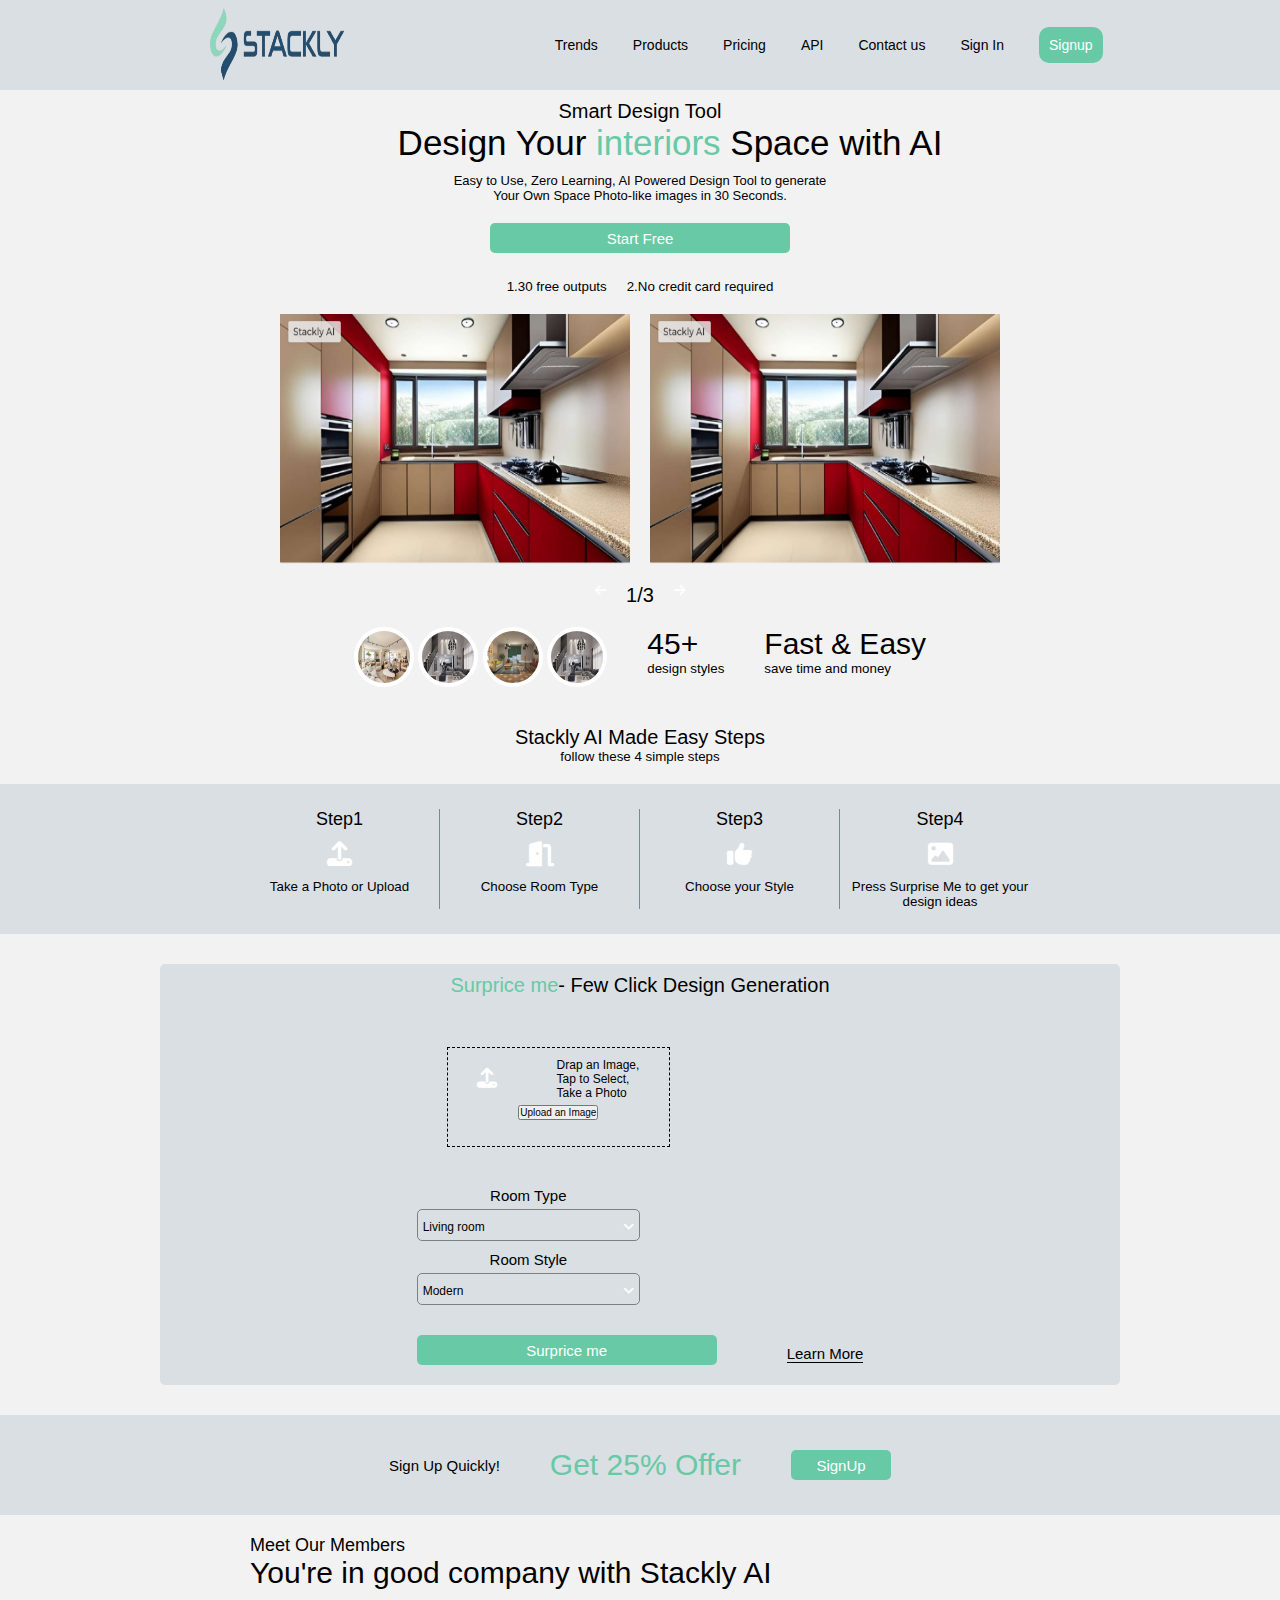
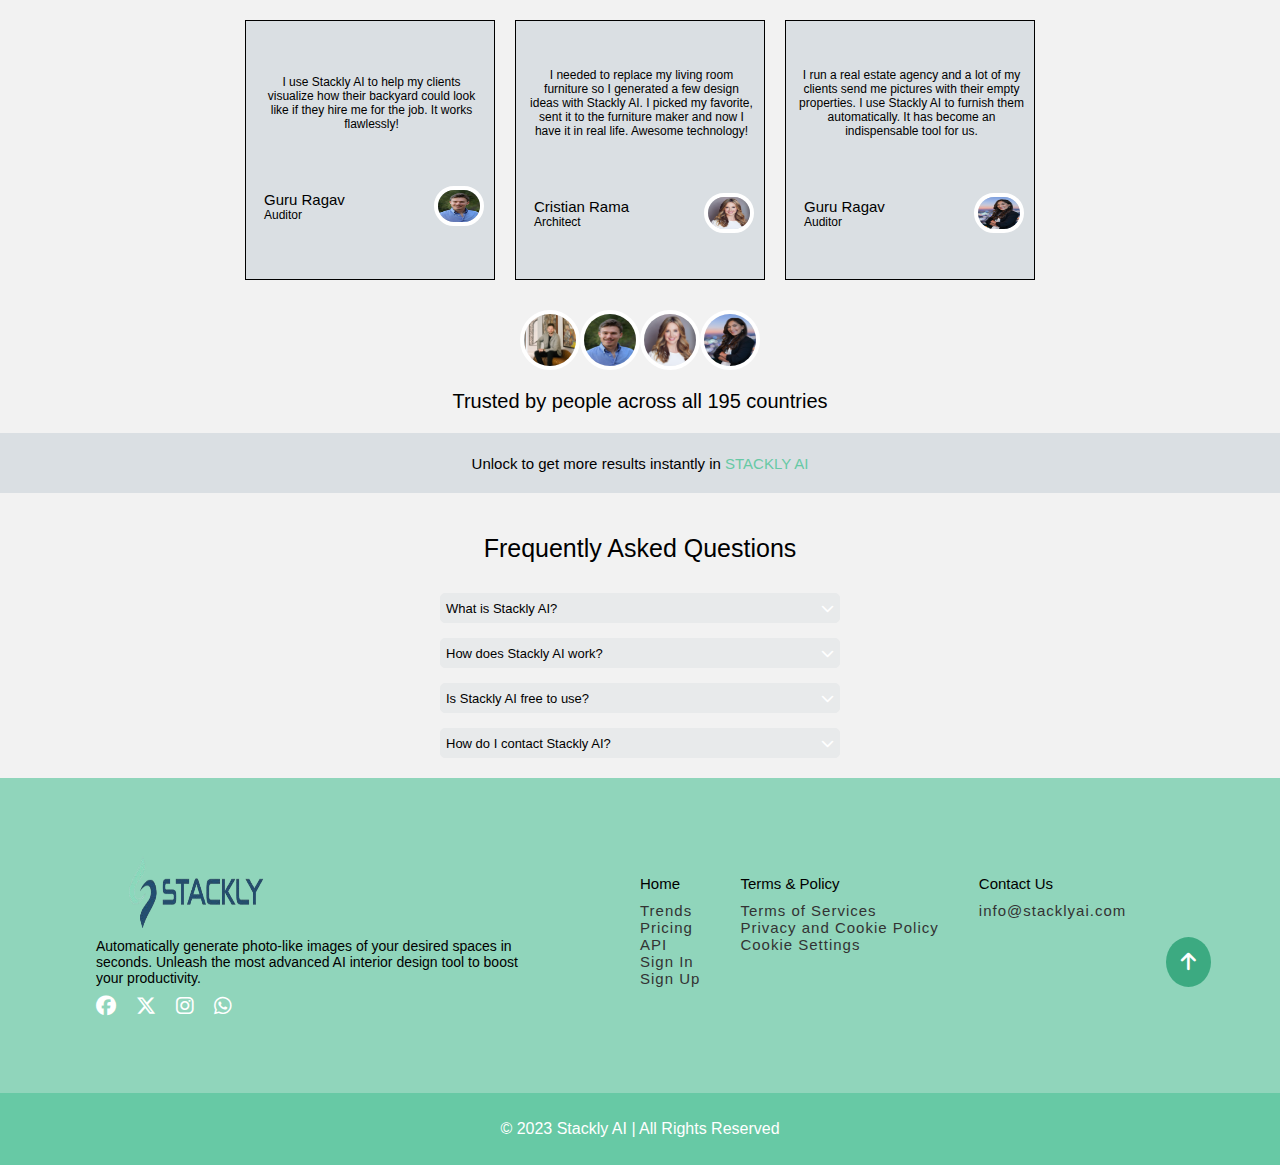
<file: index.html>
<!DOCTYPE html>
<html lang="en">
<head>
    <meta charset="UTF-8">
    <meta name="viewport" content="width=device-width, initial-scale=1.0">
    <title>Stackly AI</title>
    <link rel="stylesheet" href="style.css">
    <link rel="stylesheet" href="design.css">
    <link rel="stylesheet" href="https://cdnjs.cloudflare.com/ajax/libs/font-awesome/6.7.2/css/all.min.css" integrity="sha512-Evv84Mr4kqVGRNSgIGL/F/aIDqQb7xQ2vcrdIwxfjThSH8CSR7PBEakCr51Ck+w+/U6swU2Im1vVX0SVk9ABhg==" crossorigin="anonymous" referrerpolicy="no-referrer" />
</head>
<body>
    <div class="Header">
        <sub class="RightHead">
            <img src="remove.png" class="logo" />
        </sub>
        <sub class="LeftHead">
            <a href="trend.html">Trends</a>
            <a href="product.html" >Products</a>
            <a href="priceing.html">Pricing</a>
            <a href="api.html">API</a>
            <a href="contactus.html">Contact us</a>
            <a href="signin.html">Sign In</a>
            <a href="signup.html" id="SignUp">Signup</a>
        </sub>

        <div class="nav-tog" onclick="openSidebar()">
            <svg xmlns="http://www.w3.org/2000/svg" height="24px" viewBox="0 -960 960 960" width="24px"
                fill="#5f6368">
                <path d="M120-240v-80h720v80H120Zm0-200v-80h720v80H120Zm0-200v-80h720v80H120Z" />
            </svg>
        </div>
    </div>

    <div class="sidebar">
        <div class="close" onclick="closeSidebar()">
            <svg xmlns="http://www.w3.org/2000/svg" height="24px" viewBox="0 -960 960 960" width="24px"
                fill="#5f6368">
                <path
                    d="m256-200-56-56 224-224-224-224 56-56 224 224 224-224 56 56-224 224 224 224-56 56-224-224-224 224Z" />
            </svg>
        </div>
        <a onclick="closeSidebar()" href="trend.html">Trends</a>
        <a onclick="closeSidebar()" href="product.html">Products</a>
        <a onclick="closeSidebar()" href="priceing.html">Pricing</a>
        <a onclick="closeSidebar()" href="api.html">API</a>
        <a onclick="closeSidebar()" href="contactus.html">Contact us</a>
        <a onclick="closeSidebar()" href="signin.html">Sign In</a>
        <a onclick="closeSidebar()" href="signup.html">Signup</a>
    </div>

    <div class="frontpage">
        <div class="smart">
          <sub>Smart Design Tool</sub>
        </div>
        <div class="interior">
          <sub>Design Your <span style="color: #67c9a5;" >interiors</span> Space with AI</sub>
          <div class="para">Easy to Use, Zero Learning, AI Powered Design Tool to generate <br>
    
            Your Own Space Photo-like images in 30 Seconds.
          </div>
        </div>
        <div class="startfree">
          <button>Start Free</button>
        </div>
        <div class="dots">
          <div class="output">
            <sub>1.30 free outputs</sub>
          </div>
          <div class="output">
            <sub>2.No credit card required</sub>
          </div>
        </div>
        <div class="images">
          <img src="image2.png" alt="">
          <img src="image2.png" alt="">
        </div>
        <div class="arrows">
          <i class="fa-solid fa-arrow-left"></i>
          <div class="number">
            1/3
          </div>
          <i class="fa-solid fa-arrow-right"></i>
        </div>
        <div class="Fourimg">
          <div class="Img4">
            <img src="-1213848007952906780.jpg" alt="">
            <img src="Anastasia-Finko.jpg" alt="">
            <img src="learn2.jpg" alt="">
            <img src="Anastasia-Finko.jpg" alt="">
          </div>
          <div class="Design">
            <sub class="easy">45+</sub>
            <sub>design styles</sub>
          </div>
          <div class="Design">
            <sub class="easy">Fast & Easy</sub>
            <sub>save time and money</sub>
          </div>
        </div>
        <div class="steps">
          <nav>Stackly AI Made Easy Steps</nav>
          <sub>follow these 4 simple steps</sub>
        </div>
      </div>
      <div class="foursteps">
        <div class="step1">
          <sub class="head1">Step1</sub>
          <i class="fa-solid fa-upload apple"></i>
          <sub>Take a Photo or Upload </sub>
        </div>
        <div class="step1">
          <sub class="head1">Step2</sub>
          <i class="fa-solid fa-door-open apple"></i>
          <sub>Choose Room Type</sub>
        </div>
        <div class="step1">
          <sub class="head1">Step3</sub>
          <i class="fa-solid fa-thumbs-up apple"></i>
          <sub>Choose your Style</sub>
        </div>
        <div class="step4">
          <sub class="head1">Step4</sub>
          <i class="fa-solid fa-image apple"></i>
          <sub>Press Surprise Me to get
    
            your design ideas</sub>
        </div>
      </div>
      
    
      <div class="container">
        <div class="surprice">
          <sub><span style="color: #67c9a5;">Surprice me</span> - Few Click Design Generation</sub>
        <div class="Conain">
          <div class="leftcontain">
            <div class="startleft">
             <i class="fa-solid fa-upload arrows"></i>
             <sub>Drap an Image,<br>
              Tap to Select,<br>
              Take a Photo
              </sub>
           </div>
            <div class="uploadbutton">
              <button>Upload an Image</button>
            </div>
    
          </div>
          <div class="rightcontain">
            <div class="Room">
              <sub>Room Type</sub>
              <div class="living">
                <sub >Living room</sub>
                <i class="fa-solid fa-angle-down down"></i>
              </div>
            </div>
            <div class="Room">
              <sub>Room Style</sub>
              <div class="living" >
                <sub>Modern</sub>
                <i class="fa-solid fa-angle-down down"></i>
              </div>
            </div>
          </div>
        </div>
        <div class="surpriceme">
          <button >Surprice me</button>
          <div class="Learn">
            <sub>Learn More</sub>
          </div>
        </div>
        </div>
      </div>
      <div class="SignUp">
        <sub class="Sign">Sign Up Quickly!</sub>
        <sub class="offer">Get 25% Offer</sub>
        <button>SignUp</button>
      </div>
      <div class="stackly">
        <div class="stacklyhead">
          <sub>Meet Our Members</sub>
          <div class="company">You're in good company with Stackly AI</div>
        </div>
        <div class="threecarousel">
          <div class="firstcar">
            <p class="firstpara">I use Stackly AI to help my clients
    
            visualize how their backyard could
                
            look like if they hire me for the job.
                
            It works flawlessly!</p>
            <div class="subfirst">
              <div class="name">
                <sub>Guru Ragav</sub>
                <div class="position">Auditor</div>
              </div>
             <img src="cf18d4aa-bc8f-4c21-b187-2dba3b50b8b2.jpg">
            </div>
         </div>
         <div class="firstcar">
            <p class="firstpara">I needed to replace my living room
    
              furniture so I generated a few 
              
              design ideas with Stackly AI. I 
              
              picked my favorite, sent it to the 
              
              furniture maker and now I have it 
              
              in real life. Awesome technology! </p>
            <div class="subfirst">
              <div class="name">
               <sub>Cristian Rama</sub>
               <div class="position">Architect</div>
            </div>
           <img src="gv66y70ix8rprid9y62l.jpg">
          </div>
       </div>
       <div class="firstcar">
         <p class="firstpara">I run a real estate agency and a lot 
    
          of my clients send me pictures 
          
          with their empty properties. I use 
          
          Stackly AI to furnish them 
          
          automatically. It has become an 
          
          indispensable tool for us. </p>
         <div class="subfirst">
            <div class="name">
              <sub>Guru Ragav</sub>
              <div class="position">Auditor</div>
            </div>
           <img src="bggiwo1fdrfhms9rgs9a.jpg">
          </div>
        </div>
      </div>
      <div class="people">
        <div class="peopleimg">
         <img src="brandon-piller_new-header-v1.jpg" alt="">
         <img src="cf18d4aa-bc8f-4c21-b187-2dba3b50b8b2.jpg" alt="">
         <img src="gv66y70ix8rprid9y62l.jpg" alt="">
         <img src="bggiwo1fdrfhms9rgs9a.jpg" alt="">
        </div>
        <div class="Trusted">Trusted by people across all 195 countries</div>
      </div>
      <div class="resultcont">
        <sub>Unlock to get more results instantly in <span style="color: #67c9a5;" >STACKLY AI</span> </sub>
    
      </div>
      <div class="freequestions">
        <div class="ques">
          <sub>Frequently Asked Questions</sub>
        </div>
        <div class="questions">
          <div class="firstques">
            <sub>What is Stackly AI?</sub>
            <i class="fa-solid fa-chevron-down"></i>
          </div>
          <div class="firstques">
            <sub>How does Stackly AI work?</sub>
            <i class="fa-solid fa-chevron-down"></i>
          </div>
          <div class="firstques">
            <sub>Is Stackly AI free to use?</sub>
            <i class="fa-solid fa-chevron-down"></i>
          </div>
          <div class="firstques">
            <sub>How do I contact Stackly AI?</sub>
            <i class="fa-solid fa-chevron-down"></i>
          </div>
        </div>
      </div>






      <div class="footer">
        <div class="footer-right">
            <div class="subfoot">
                <img src="remove.png" class="footerlogo"/>
                <nav>Automatically generate photo-like images of your

                    desired spaces in seconds. Unleash the most advanced
                    
                    AI interior design tool to boost your productivity.
                </nav>
                <div class="social">
                    <i class="fa-brands fa-facebook"></i>
                    <i class="fa-brands fa-x-twitter"></i>
                    <i class="fa-brands fa-instagram"></i>
                    <i class="fa-brands fa-whatsapp"></i>
                </div>
            </div>
        </div>
        <div class="footer-left">
            <div class="footleftsub">
                <div class="footerleftsub">
                    <div>Home</div>
                    <nav>Trends</nav>
                    <nav>Pricing</nav>
                    <nav>API</nav>
                    <nav>Sign In</nav>
                    <nav>Sign Up</nav>
                </div>
                <div class="footerleftsub">
                    <div>Terms & Policy</div>
                    <nav>Terms of Services</nav>
                    <nav>Privacy and Cookie Policy</nav>
                    <nav>Cookie Settings</nav>
                </div>
                <div class="footerleftsub">
                    <div>Contact Us</div>
                    <nav>info@stacklyai.com</nav>
                </div>
                <div class="footerleftsub "id="leftsub" >
                    <i class="fa-solid fa-arrow-up"></i>
                </div>
            </div>  
                        
        </div>    
      </div>
        <div class="copy">
                    © 2023 Stackly AI | All Rights Reserved
        </div>

        <script src="./app.js"></script>


</body>
</html>
</file>
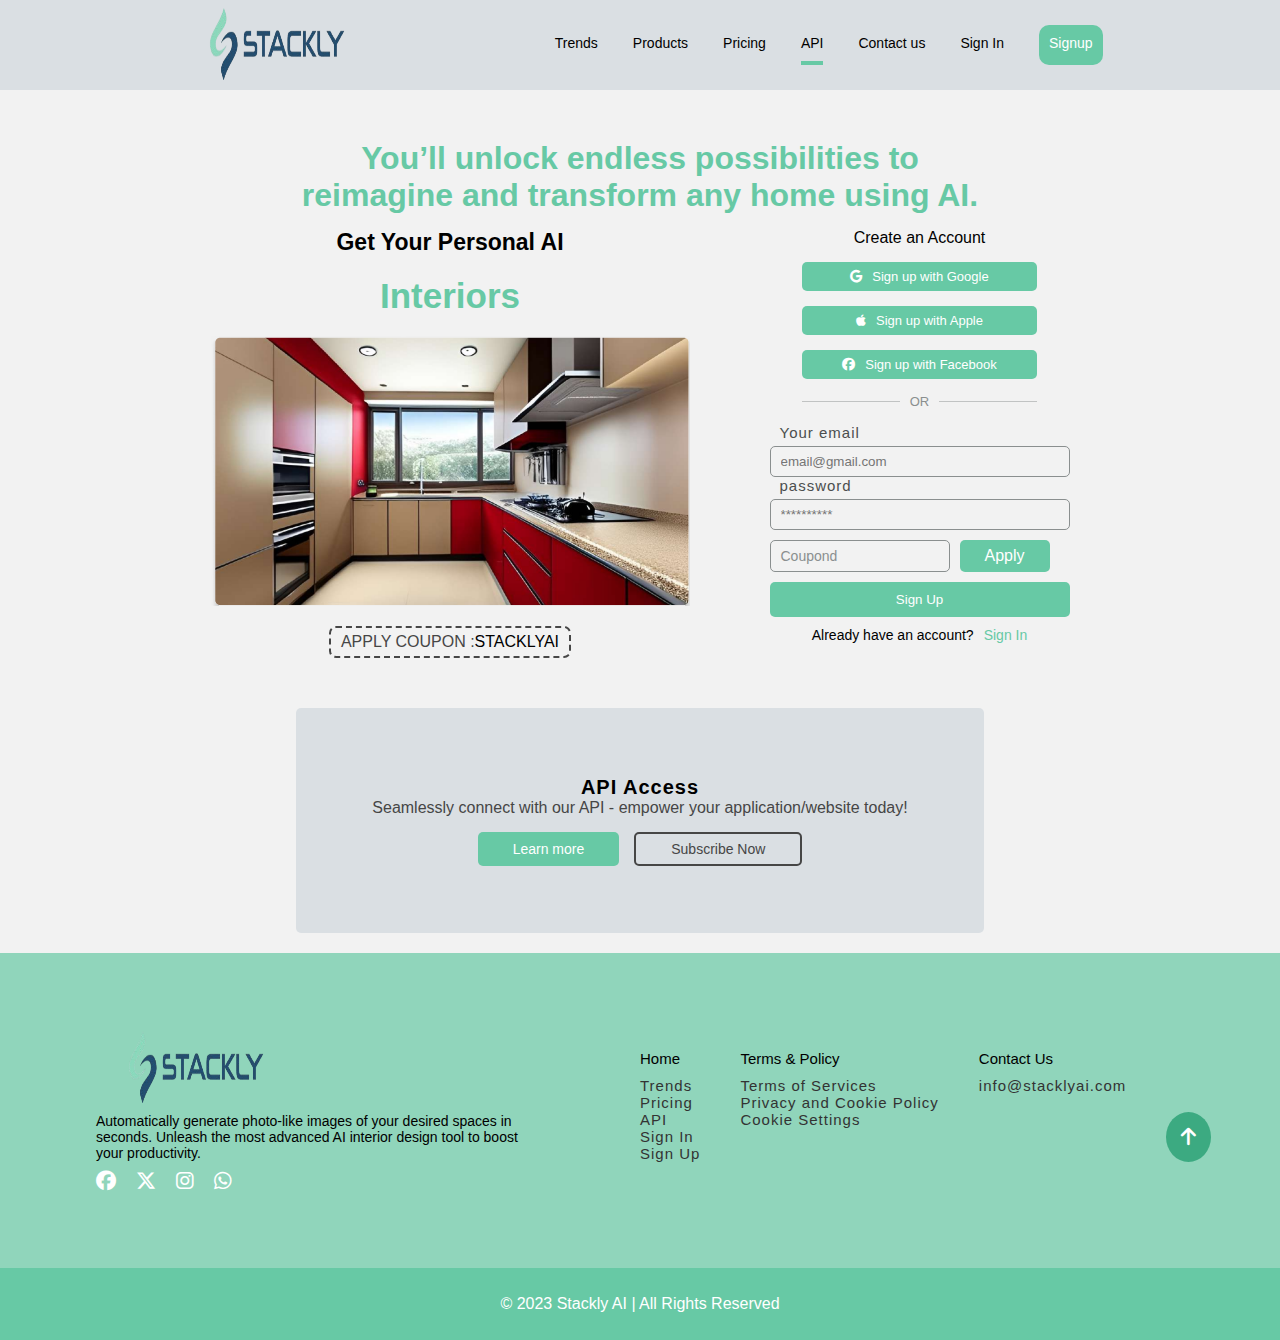
<file: api.html>
<!DOCTYPE html>
<html lang="en">

<head>
    <meta charset="UTF-8">
    <meta name="viewport" content="width=device-width, initial-scale=1.0">
    <title>Stackly AI</title>
    <link rel="stylesheet" href="style.css">
    <link rel="stylesheet" href="https://cdnjs.cloudflare.com/ajax/libs/font-awesome/6.7.2/css/all.min.css" integrity="sha512-Evv84Mr4kqVGRNSgIGL/F/aIDqQb7xQ2vcrdIwxfjThSH8CSR7PBEakCr51Ck+w+/U6swU2Im1vVX0SVk9ABhg==" crossorigin="anonymous" referrerpolicy="no-referrer" />
</head>

<body>
    <div class="pg7">
        <div class="pg6">
            <div class="Header">
                <sub class="RightHead">
                    <img src="remove.png" class="logo" />
                </sub>
                <sub class="LeftHead">
                    <a href="trend.html">Trends</a>
                    <a href="product.html">Products</a>
                    <a href="priceing.html">Pricing</a>
                    <a href="api.html" id="underline-nav">API</a>
                    <a href="contactus.html">Contact us</a>
                    <a href="signin.html">Sign In</a>
                    <a href="signup.html" id="SignUp">Signup</a>
                </sub>

                <div class="nav-tog" onclick="openSidebar()">
                    <svg xmlns="http://www.w3.org/2000/svg" height="24px" viewBox="0 -960 960 960" width="24px"
                        fill="#5f6368">
                        <path d="M120-240v-80h720v80H120Zm0-200v-80h720v80H120Zm0-200v-80h720v80H120Z" />
                    </svg>
                </div>
            </div>

            <div class="sidebar">
                <div class="close" onclick="closeSidebar()">
                    <svg xmlns="http://www.w3.org/2000/svg" height="24px" viewBox="0 -960 960 960" width="24px"
                        fill="#5f6368">
                        <path
                            d="m256-200-56-56 224-224-224-224 56-56 224 224 224-224 56 56-224 224 224 224-56 56-224-224-224 224Z" />
                    </svg>
                </div>
                <a onclick="closeSidebar()" href="trend.html">Trends</a>
                <a onclick="closeSidebar()" href="product.html" >Products</a>
                <a onclick="closeSidebar()" href="priceing.html">Pricing</a>
                <a onclick="closeSidebar()" href="api.html">API</a>
                <a onclick="closeSidebar()" href="contactus.html">Contact us</a>
                <a onclick="closeSidebar()" href="signin.html">Sign In</a>
                <a onclick="closeSidebar()" href="signup.html">Signup</a>
            </div>
            <div class="pg5body">
                <div class="pg5bodypart1">
                    <div class="Title">
                        <p>You’ll unlock endless possibilities to</p>
                        <p>reimagine and transform any home using AI.</p>
                    </div>
                    <div class="pg7bodysub">
                        <div class="pg7left">
                            <div class="imgtit1">Get Your Personal AI</div>
                            <div class="imgtit2">Interiors</div>
                            <img src="home.jpg" class="home" />
                            <div class="linecon">
                                <div class="lightline">APPLY COUPON : </div>
                                <div class="darkline">STACKLYAI</div>
                            </div>
                        </div>
                        <div class="pg7right">
                            <div class="account">Create an Account</div>
                            <div class="signinlist">
                                <div class="app">
                                    <i class="fa-brands fa-google"></i>
                                    <nav>Sign up with Google</nav>
                                </div>
                                <div class="app">
                                    <i class="fa-brands fa-apple"></i>
                                    <nav>Sign up with Apple</nav>
                                </div>
                                <div class="app">
                                    <i class="fa-brands fa-facebook"></i>
                                    <nav>Sign up with Facebook</nav>
                                </div>
                                <div class="orcontainer">
                                    <div></div>
                                    <nav class="or">OR</nav>
                                    <div></div>
                                </div>
                            </div>
                            <div class="form">
                                <div class="point">
                                    <div class="pointname">Your email</div>
                                    <input class="holder" placeholder="email@gmail.com" />
                                </div>
                                <div class="point">
                                    <div class="pointname">password</div>
                                    <input class="holder" placeholder="**********" />
                                </div>
                                <div class="point " id="subpoint">
                                    <div class="coupond">Coupond</div>
                                    <div class="apply">Apply</div>
                                </div>
                                <div class="point">
                                    <button>Sign Up</button>
                                </div>
                                <div class="point centertext" id="subpoint">
                                    <nav>Already have an account?</nav>
                                    <nav style="color: #67c9a5; font-weight: 500;">Sign In</nav>
                                </div>
                            </div>
                        </div>
                    </div>
                    <div class="apiaccess">
                        <div class="apititle">API Access</div>
                        <div class="apicontent">Seamlessly connect with our API - empower your application/website
                            today!</div>
                        <div class="apibutton">
                            <button class="learn">Learn more</button>
                            <button class="subscribe">Subscribe Now</button>
                        </div>
                    </div>
                </div>
            </div>
        </div>


        <div class="footer">
            <div class="footer-right">
                <div class="subfoot">
                    <img src="remove.png" class="footerlogo" />
                    <nav>Automatically generate photo-like images of your

                        desired spaces in seconds. Unleash the most advanced

                        AI interior design tool to boost your productivity.
                    </nav>
                    <div class="social">
                        <i class="fa-brands fa-facebook"></i>
                        <i class="fa-brands fa-x-twitter"></i>
                        <i class="fa-brands fa-instagram"></i>
                        <i class="fa-brands fa-whatsapp"></i>
                    </div>
                </div>
            </div>
            <div class="footer-left">
                <div class="footleftsub">
                    <div class="footerleftsub">
                        <div>Home</div>
                        <nav>Trends</nav>
                        <nav>Pricing</nav>
                        <nav>API</nav>
                        <nav>Sign In</nav>
                        <nav>Sign Up</nav>
                    </div>
                    <div class="footerleftsub">
                        <div>Terms & Policy</div>
                        <nav>Terms of Services</nav>
                        <nav>Privacy and Cookie Policy</nav>
                        <nav>Cookie Settings</nav>
                    </div>
                    <div class="footerleftsub">
                        <div>Contact Us</div>
                        <nav>info@stacklyai.com</nav>
                    </div>
                    <div class="footerleftsub " id="leftsub">
                        <i class="fa-solid fa-arrow-up"></i>
                    </div>
                </div>

            </div>
        </div>
        <div class="copy">
            © 2023 Stackly AI | All Rights Reserved
        </div>

    </div>


    <script src="./app.js"></script>
</body>

</html>
</file>
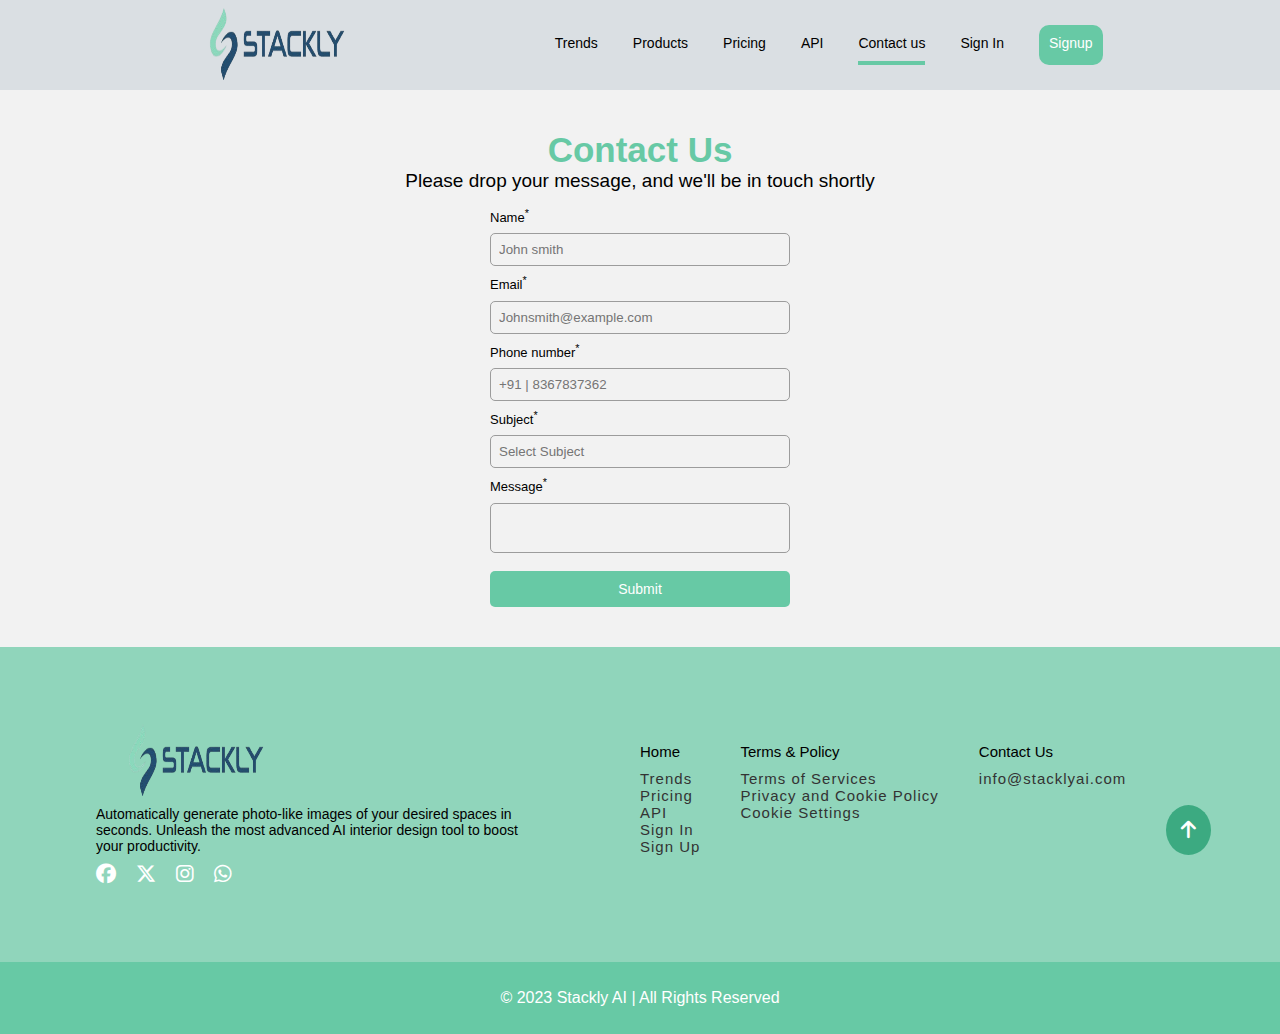
<file: contactus.html>
<!DOCTYPE html>
<html lang="en">

<head>
    <meta charset="UTF-8">
    <meta name="viewport" content="width=device-width, initial-scale=1.0">
    <title>Stackly AI</title>
    <link rel="stylesheet" href="style.css">
    <link rel="stylesheet" href="https://cdnjs.cloudflare.com/ajax/libs/font-awesome/6.7.2/css/all.min.css" integrity="sha512-Evv84Mr4kqVGRNSgIGL/F/aIDqQb7xQ2vcrdIwxfjThSH8CSR7PBEakCr51Ck+w+/U6swU2Im1vVX0SVk9ABhg==" crossorigin="anonymous" referrerpolicy="no-referrer" />
</head>

<body>
    <div class="pg8">
        <div class="Header">
            <sub class="RightHead">
                <img src="remove.png" class="logo" />
            </sub>
            <sub class="LeftHead">
                <a href="trend.html">Trends</a>
                <a href="product.html">Products</a>
                <a href="priceing.html">Pricing</a>
                <a href="api.html">API</a>
                <a href="contactus.html" id="underline-nav">Contact us</a>
                <a href="signin.html">Sign In</a>
                <a href="signup.html" id="SignUp">Signup</a>
            </sub>

            <div class="nav-tog" onclick="openSidebar()">
                <svg xmlns="http://www.w3.org/2000/svg" height="24px" viewBox="0 -960 960 960" width="24px"
                    fill="#5f6368">
                    <path d="M120-240v-80h720v80H120Zm0-200v-80h720v80H120Zm0-200v-80h720v80H120Z" />
                </svg>
            </div>
        </div>

        <div class="sidebar">
            <div class="close" onclick="closeSidebar()">
                <svg xmlns="http://www.w3.org/2000/svg" height="24px" viewBox="0 -960 960 960" width="24px"
                    fill="#5f6368">
                    <path
                        d="m256-200-56-56 224-224-224-224 56-56 224 224 224-224 56 56-224 224 224 224-56 56-224-224-224 224Z" />
                </svg>
            </div>
            <a onclick="closeSidebar()" href="trend.html">Trends</a>
            <a onclick="closeSidebar()" href="product.html" >Products</a>
            <a onclick="closeSidebar()" href="priceing.html">Pricing</a>
            <a onclick="closeSidebar()" href="api.html">API</a>
            <a onclick="closeSidebar()" href="contactus.html">Contact us</a>
            <a onclick="closeSidebar()" href="signin.html">Sign In</a>
            <a onclick="closeSidebar()" href="signup.html">Signup</a>
        </div>
        <div class="pg7body">
            <div class="pg7tit">Contact Us</div>
            <div class="pg7content">Please drop your message, and we'll be in touch shortly</div>
            <div class="pg7form">
                <div class="pg7point">
                    <div class="pg7pointtitle">Name<sup>*</sup></div>
                    <input class="pg7holder" placeholder="John smith"></input>
                </div>
                <div class="pg7point">
                    <div class="pg7pointtitle">Email<sup>*</sup></div>
                    <input class="pg7holder" placeholder="Johnsmith@example.com"></input>
                </div>
                <div class="pg7point">
                    <div class="pg7pointtitle">Phone number<sup>*</sup></div>
                    <input class="pg7holder" placeholder="+91 | 8367837362"></input>
                </div>
                <div class="pg7point">
                    <div class="pg7pointtitle">Subject<sup>*</sup></div>
                    <input class="pg7holder" placeholder="Select Subject" type=" checkbox"></input>
                </div>
                <div class="pg7point">
                    <div class="pg7pointtitle">Message<sup>*</sup></div>
                    <input class="pg7holder heightholder"></input>
                </div>
                <div class="pg7point point">
                    <button>Submit</button>
                </div>
            </div>
        </div>

        <div class="footer">
            <div class="footer-right">
                <div class="subfoot">
                    <img src="remove.png" class="footerlogo" />
                    <nav>Automatically generate photo-like images of your

                        desired spaces in seconds. Unleash the most advanced

                        AI interior design tool to boost your productivity.
                    </nav>
                    <div class="social">
                        <i class="fa-brands fa-facebook"></i>
                        <i class="fa-brands fa-x-twitter"></i>
                        <i class="fa-brands fa-instagram"></i>
                        <i class="fa-brands fa-whatsapp"></i>
                    </div>
                </div>
            </div>
            <div class="footer-left">
                <div class="footleftsub">
                    <div class="footerleftsub">
                        <div>Home</div>
                        <nav>Trends</nav>
                        <nav>Pricing</nav>
                        <nav>API</nav>
                        <nav>Sign In</nav>
                        <nav>Sign Up</nav>
                    </div>
                    <div class="footerleftsub">
                        <div>Terms & Policy</div>
                        <nav>Terms of Services</nav>
                        <nav>Privacy and Cookie Policy</nav>
                        <nav>Cookie Settings</nav>
                    </div>
                    <div class="footerleftsub">
                        <div>Contact Us</div>
                        <nav>info@stacklyai.com</nav>
                    </div>
                    <div class="footerleftsub " id="leftsub">
                        <i class="fa-solid fa-arrow-up"></i>
                    </div>
                </div>

            </div>
        </div>
        <div class="copy">
            © 2023 Stackly AI | All Rights Reserved
        </div>
    </div>

    <script src="./app.js"></script>
</body>

</html>
</file>
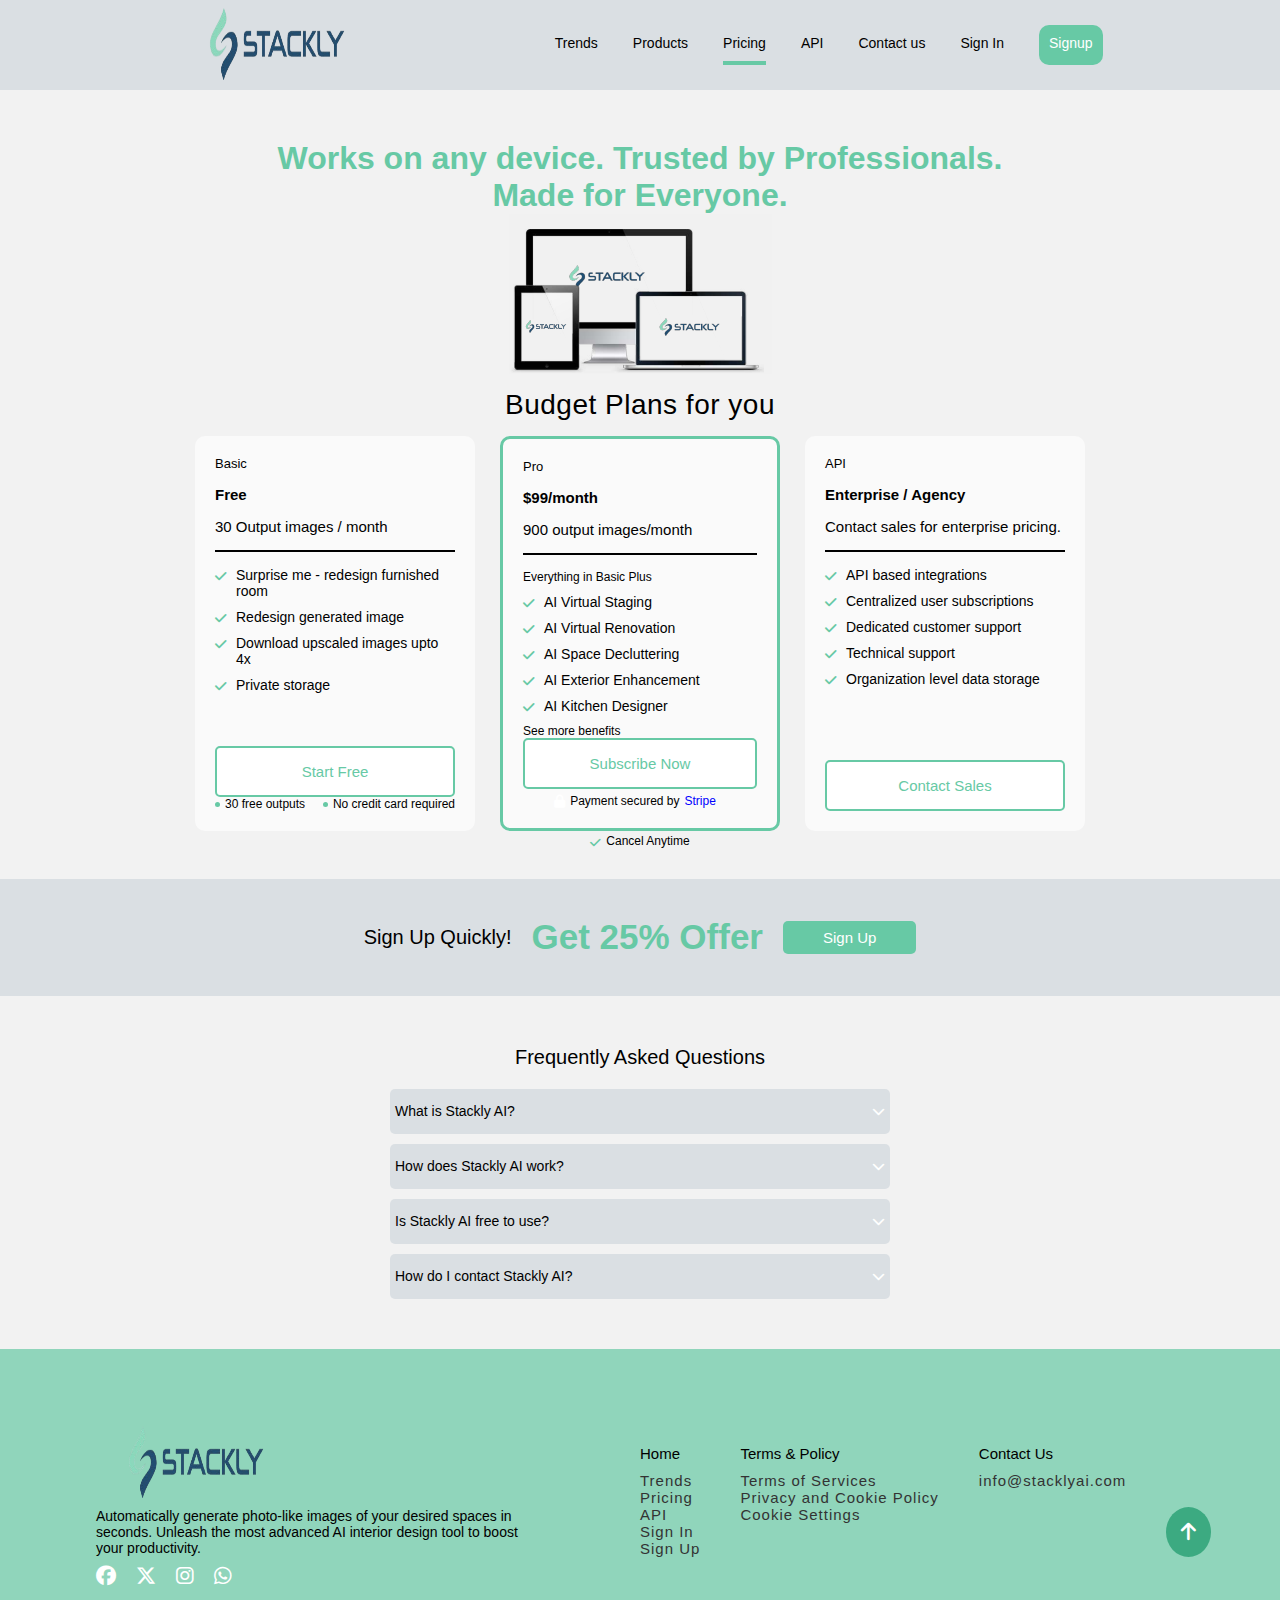
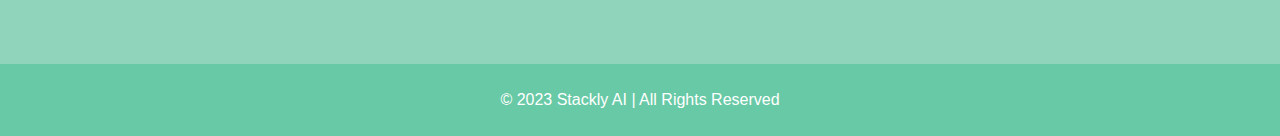
<file: priceing.html>
<!DOCTYPE html>
<html lang="en">
<head>
    <meta charset="UTF-8">
    <meta name="viewport" content="width=device-width, initial-scale=1.0">
    <title>Stackly AI</title>
    <link rel="stylesheet" href="style.css">
    <link rel="stylesheet" href="https://cdnjs.cloudflare.com/ajax/libs/font-awesome/6.7.2/css/all.min.css" integrity="sha512-Evv84Mr4kqVGRNSgIGL/F/aIDqQb7xQ2vcrdIwxfjThSH8CSR7PBEakCr51Ck+w+/U6swU2Im1vVX0SVk9ABhg==" crossorigin="anonymous" referrerpolicy="no-referrer" />
</head>
<body>
    <div class="pg6">
        <div class="Header">
            <sub class="RightHead">
                <img src="remove.png" class="logo" />
            </sub>
            <sub class="LeftHead">
                <a href="trend.html">Trends</a>
                <a href="product.html">Products</a>
                <a href="priceing.html" id="underline-nav">Pricing</a>
                <a href="api.html">API</a>
                <a href="contactus.html">Contact us</a>
                <a href="signin.html">Sign In</a>
                <a href="signup.html" id="SignUp">Signup</a>
            </sub>

            <div class="nav-tog" onclick="openSidebar()">
                <svg xmlns="http://www.w3.org/2000/svg" height="24px" viewBox="0 -960 960 960" width="24px"
                    fill="#5f6368">
                    <path d="M120-240v-80h720v80H120Zm0-200v-80h720v80H120Zm0-200v-80h720v80H120Z" />
                </svg>
            </div>
        </div>

        <div class="sidebar">
            <div class="close" onclick="closeSidebar()">
                <svg xmlns="http://www.w3.org/2000/svg" height="24px" viewBox="0 -960 960 960" width="24px"
                    fill="#5f6368">
                    <path
                        d="m256-200-56-56 224-224-224-224 56-56 224 224 224-224 56 56-224 224 224 224-56 56-224-224-224 224Z" />
                </svg>
            </div>
            <a onclick="closeSidebar()" href="trend.html">Trends</a>
            <a onclick="closeSidebar()" href="product.html" >Products</a>
            <a onclick="closeSidebar()" href="priceing.html">Pricing</a>
            <a onclick="closeSidebar()" href="api.html">API</a>
            <a onclick="closeSidebar()" href="contactus.html">Contact us</a>
            <a onclick="closeSidebar()" href="signin.html">Sign In</a>
            <a onclick="closeSidebar()" href="signup.html">Signup</a>
        </div>
        <div class="pg5body">
            <div class="pg5bodypart1">
                <div class="Title">
                    <p>Works on any device. Trusted by Professionals.</p>
                    <p>Made for Everyone.</p>
                </div>
                <img src="pc.jpg" class="pc"/>
                <sub class="containetTitle">Budget Plans for you</sub>
                <div class="pg5con">
                    <div class="pg5container ">
                        <div class="constart">
                            <nav class="Tit1">Basic</nav>
                            <nav class="Tit2">Free</nav>
                            <nav class="Tit3">30 Output images / month </nav>
                            <div class="barline"></div>
                            <div class="listitem">
                                <div class="list">
                                    <i class="fa-solid fa-check check"></i>
                                    <p>Surprise me - redesign furnished room</p>
                                </div>
                                <div class="list">
                                    <i class="fa-solid fa-check check"></i>
                                    <p>Redesign generated image</p>
                                </div>
                                <div class="list">
                                    <i class="fa-solid fa-check check"></i>
                                    <p>Download upscaled images 

                                        upto 4x</p>
                                </div>
                                <div class="list">
                                    <i class="fa-solid fa-check check"></i>
                                    <p>Private storage</p>                                </p>
                                </div>                       
                            </div>
                        </div>
                        
                        <div class="conend">
                            <button>Start Free</button>
                            <div class="note">
                                <nav class="notesub">
                                    <div></div>
                                    <p>30 free outputs</p>
                                </nav>
                                <nav class="notesub">
                                    <div></div>
                                    <p>No credit card required</p>
                                </nav>
                            </div>
                        </div>
                    </div>
                    <div class="pg5container border">
                        <div class="constart">
                            <nav class="Tit1">Pro</nav>
                            <nav class="Tit2">$99/month</nav>
                            <nav class="Tit3">900 output images/month</nav>
                            <div class="barline"></div>
                            <div class="listitem">
                                <div class="list-title">
                                    <p>Everything in Basic Plus</p>
                                </div>
                                <div class="list">
                                    <i class="fa-solid fa-check check"></i>
                                    <p>AI Virtual Staging</p>
                                </div>
                                <div class="list">
                                    <i class="fa-solid fa-check check"></i>
                                    <p>AI Virtual Renovation</p>
                                </div>
                                <div class="list">
                                    <i class="fa-solid fa-check check"></i>
                                    <p>AI Space Decluttering</p>
                                </div>
                                <div class="list">
                                    <i class="fa-solid fa-check check"></i>
                                    <p>AI Exterior Enhancement</p>                                </p>
                                </div> 
                                <div class="list">
                                    <i class="fa-solid fa-check check"></i>
                                    <p>AI Kitchen Designer</p>                                </p>
                                </div>                   
                                <div class="list-title">
                                    <p>See more benefits</p>
                                </div>   
                            </div>
                        </div>
                        
                        <div class="conend">
                            <button>Subscribe Now</button>
                            <div class="note" id="notesubstance">
                                <nav class="notesub">
                                    <i class="fa-solid fa-lock"></i>                                
                                </nav>
                                <nav class="notesub" >
                                    <p>Payment secured by<nav style="color: blue; font-size: 12px;" > Stripe</nav></p>                                    </p>
                                </nav>
                            </div>
                        </div>
                    </div>



                    <div class="pg5container">
                        <div class="constart">
                            <nav class="Tit1">API</nav>
                            <nav class="Tit2">Enterprise / Agency</nav>
                            <nav class="Tit3">Contact sales for enterprise pricing. </nav>
                            <div class="barline"></div>
                            <div class="listitem">
                                <div class="list">
                                    <i class="fa-solid fa-check check"></i>
                                    <p>API based integrations</p>
                                </div>
                                <div class="list">
                                    <i class="fa-solid fa-check check"></i>
                                    <p>Centralized user subscriptions</p>
                                </div>
                                <div class="list">
                                    <i class="fa-solid fa-check check"></i>
                                    <p>Dedicated customer support</p>
                                </div>
                                <div class="list">
                                    <i class="fa-solid fa-check check"></i>
                                    <p>Technical support</p>                                </p>
                                </div>       
                                <div class="list">
                                    <i class="fa-solid fa-check check"></i>
                                    <p>Organization level data storage</p>                                </p>
                                </div>                 
                            </div>
                        </div>
                        
                        <div class="conend">
                            <button >Contact Sales</button>
                        </div>
                    </div>
                </div>
            </div>
            <div class="cancel">
                <i class="fa-solid fa-check check"></i>
                <nav>Cancel Anytime</nav>
            </div>
            <div class="pg5bodypart2">
                <div class="bodypart2sub1">Sign Up Quickly!</div>
                <div class="bodypart2sub2">Get 25% Offer</div>
                <button>Sign Up</button>
            </div>
            <div class="pg5bodypart3">
                <div class="bodypart3sub1">Frequently Asked Questions</div>
                <div class="bodypart3sub2">
                    <div class="accor">
                        <nav>What is Stackly AI?</nav>
                        <i class="fa-solid fa-chevron-down"></i>
                    </div>
                    <div class="accor">
                        <nav>How does Stackly AI work?</nav>
                        <i class="fa-solid fa-chevron-down"></i>
                    </div>
                    <div class="accor">
                        <nav>Is Stackly AI free to use?</nav>
                        <i class="fa-solid fa-chevron-down"></i>
                    </div>
                    <div class="accor">
                        <nav>How do I contact Stackly AI?</nav>
                        <i class="fa-solid fa-chevron-down"></i>
                    </div>
                </div>
            </div>
        </div>
        <div class="footer">
            <div class="footer-right">
                <div class="subfoot">
                    <img src="remove.png" class="footerlogo"/>
                    <nav>Automatically generate photo-like images of your

                        desired spaces in seconds. Unleash the most advanced
                        
                        AI interior design tool to boost your productivity.
                    </nav>
                    <div class="social">
                        <i class="fa-brands fa-facebook"></i>
                        <i class="fa-brands fa-x-twitter"></i>
                        <i class="fa-brands fa-instagram"></i>
                        <i class="fa-brands fa-whatsapp"></i>
                    </div>
                </div>
            </div>
            <div class="footer-left">
                <div class="footleftsub">
                    <div class="footerleftsub">
                        <div>Home</div>
                        <nav>Trends</nav>
                        <nav>Pricing</nav>
                        <nav>API</nav>
                        <nav>Sign In</nav>
                        <nav>Sign Up</nav>
                    </div>
                    <div class="footerleftsub">
                        <div>Terms & Policy</div>
                        <nav>Terms of Services</nav>
                        <nav>Privacy and Cookie Policy</nav>
                        <nav>Cookie Settings</nav>
                    </div>
                    <div class="footerleftsub">
                        <div>Contact Us</div>
                        <nav>info@stacklyai.com</nav>
                    </div>
                    <div class="footerleftsub "id="leftsub" >
                        <i class="fa-solid fa-arrow-up"></i>
                    </div>
                </div>  
                            
            </div>    
        </div>
        <div class="copy">
                    © 2023 Stackly AI | All Rights Reserved
        </div>
    </div>


    <script src="./app.js"></script>

</body>
</html>
</file>
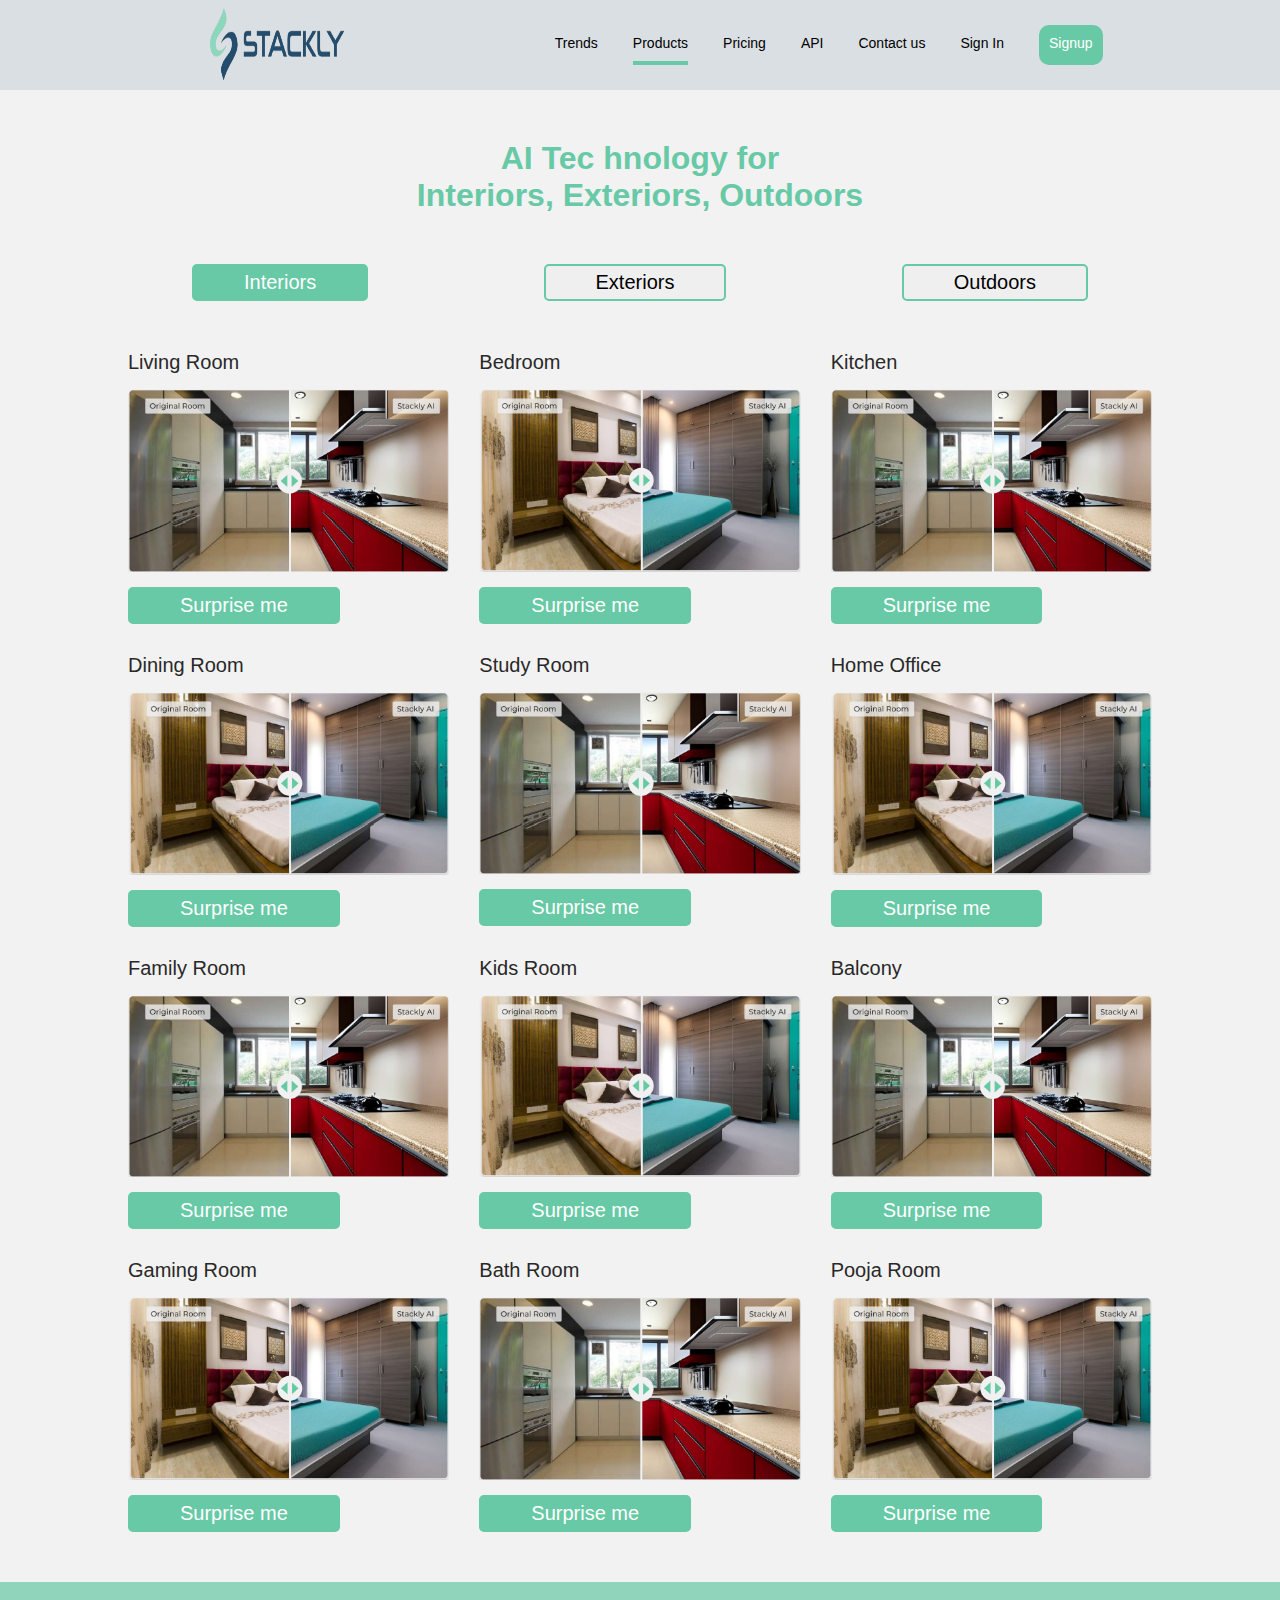
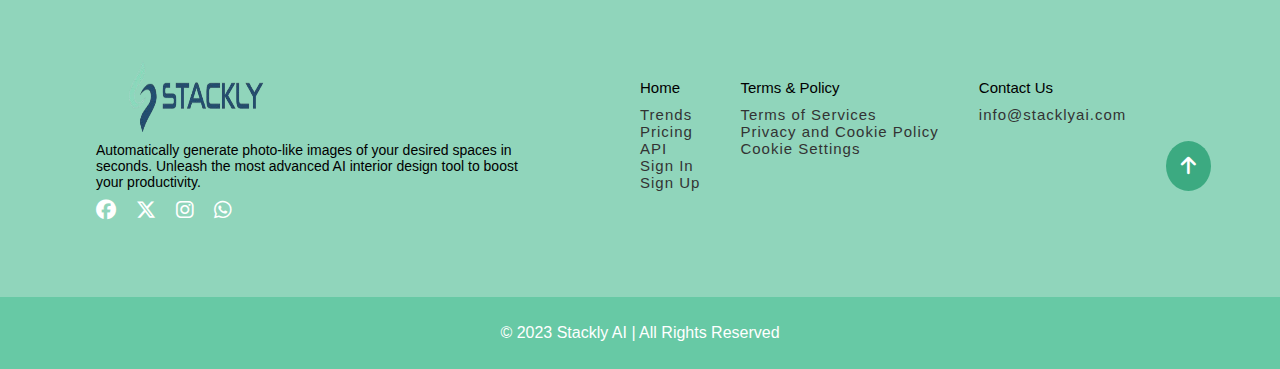
<file: product.html>
<!DOCTYPE html>
<html lang="en">

<head>
    <meta charset="UTF-8">
    <meta name="viewport" content="width=device-width, initial-scale=1.0">
    <title>Stackly AI</title>
    <link rel="stylesheet" href="style.css">
    <link rel="stylesheet" href="https://cdnjs.cloudflare.com/ajax/libs/font-awesome/6.7.2/css/all.min.css" integrity="sha512-Evv84Mr4kqVGRNSgIGL/F/aIDqQb7xQ2vcrdIwxfjThSH8CSR7PBEakCr51Ck+w+/U6swU2Im1vVX0SVk9ABhg==" crossorigin="anonymous" referrerpolicy="no-referrer" />
</head>

<body>
    <div class="page3">
        <div class="Header">
            <sub class="RightHead">
                <img src="remove.png" class="logo" />
            </sub>
            <sub class="LeftHead">
                <a href="trend.html">Trends</a>
                <a href="product.html" id="underline-nav">Products</a>
                <a href="priceing.html">Pricing</a>
                <a href="api.html">API</a>
                <a href="contactus.html">Contact us</a>
                <a href="signin.html">Sign In</a>
                <a href="signup.html" id="SignUp">Signup</a>
            </sub>

            <div class="nav-tog" onclick="openSidebar()">
                <svg xmlns="http://www.w3.org/2000/svg" height="24px" viewBox="0 -960 960 960" width="24px"
                    fill="#5f6368">
                    <path d="M120-240v-80h720v80H120Zm0-200v-80h720v80H120Zm0-200v-80h720v80H120Z" />
                </svg>
            </div>
        </div>

        <div class="sidebar">
            <div class="close" onclick="closeSidebar()">
                <svg xmlns="http://www.w3.org/2000/svg" height="24px" viewBox="0 -960 960 960" width="24px"
                    fill="#5f6368">
                    <path
                        d="m256-200-56-56 224-224-224-224 56-56 224 224 224-224 56 56-224 224 224 224-56 56-224-224-224 224Z" />
                </svg>
            </div>
            <a onclick="closeSidebar()" href="trend.html">Trends</a>
            <a onclick="closeSidebar()" href="product.html">Products</a>
            <a onclick="closeSidebar()" href="priceing.html">Pricing</a>
            <a onclick="closeSidebar()" href="api.html">API</a>
            <a onclick="closeSidebar()" href="contactus.html">Contact us</a>
            <a onclick="closeSidebar()" href="signin.html">Sign In</a>
            <a onclick="closeSidebar()" href="signup.html">Signup</a>
        </div>

        <div class="pg5body">
            <div class="Title">
                <p>AI Tec hnology for </p>
                <p>Interiors, Exteriors, Outdoors</p>
            </div>
            <div class="design">
                <button class="inex interior" onclick="showInterior()">Interiors</button>
                <button class="inex exterior" onclick="showExterior()">Exteriors</button>
                <button class="inex outdoor" onclick="showOutdoor()">Outdoors</button>
            </div>
            <div id="interior" class="rooms">
                <div class="room">
                    <nav class="roomtit">Living Room</nav>
                    <img src="backyard.jpg" class="pcs">
                    <button class="me">Surprise me</button>

                </div>
                <div class="room">
                    <nav class="roomtit">Bedroom</nav>
                    <img src="patio.jpg" class="pcs">
                    <button class="me">Surprise me</button>
                </div>
                <div class="room">
                    <nav class="roomtit">Kitchen</nav>
                    <img src="backyard.jpg" class="pcs">
                    <button class="me">Surprise me</button>
                </div>
                <div class="room">
                    <nav class="roomtit">Dining Room</nav>
                    <img src="patio.jpg" class="pcs">
                    <button class="me">Surprise me</button>
                </div>
                <div class="room">
                    <nav class="roomtit">Study Room</nav>
                    <img src="backyard.jpg" class="pcs">
                    <button class="me">Surprise me</button>
                </div>
                <div class="room">
                    <nav class="roomtit">Home Office</nav>
                    <img src="patio.jpg" class="pcs">
                    <button class="me">Surprise me</button>
                </div>
                <div class="room">
                    <nav class="roomtit">Family Room</nav>
                    <img src="backyard.jpg" class="pcs">
                    <button class="me">Surprise me</button>
                </div>
                <div class="room">
                    <nav class="roomtit">Kids Room</nav>
                    <img src="patio.jpg" class="pcs">
                    <button class="me">Surprise me</button>
                </div>
                <div class="room">
                    <nav class="roomtit">Balcony</nav>
                    <img src="backyard.jpg" class="pcs">
                    <button class="me">Surprise me</button>
                </div>
                <div class="room">
                    <nav class="roomtit">Gaming Room</nav>
                    <img src="patio.jpg" class="pcs">
                    <button class="me">Surprise me</button>
                </div>
                <div class="room">
                    <nav class="roomtit">Bath Room</nav>
                    <img src="backyard.jpg" class="pcs">
                    <button class="me">Surprise me</button>
                </div>
                <div class="room">
                    <nav class="roomtit">Pooja Room</nav>
                    <img src="patio.jpg" class="pcs">
                    <button class="me">Surprise me</button>
                </div>
            </div>
            <div id="exterior" class="rooms">
                <div class="room">
                    <nav class="roomtit">Side of House</nav>
                    <img src="backyard.jpg" class="pcs">
                    <button class="me">Surprise me</button>

                </div>
                <div class="room">
                    <nav class="roomtit">Front of House</nav>
                    <img src="patio.jpg" class="pcs">
                    <button class="me">Surprise me</button>
                </div>
                <div class="room">
                    <nav class="roomtit">Back of House</nav>
                    <img src="backyard.jpg" class="pcs">
                    <button class="me">Surprise me</button>
                </div>

            </div>
            <div id="outdoor" class="rooms">
                <div class="room">
                    <nav class="roomtit">Backyard Room</nav>
                    <img src="backyard.jpg" class="pcs">
                    <button class="me">Surprise me</button>

                </div>
                <div class="room">
                    <nav class="roomtit">Patio</nav>
                    <img src="patio.jpg" class="pcs">
                    <button class="me">Surprise me</button>
                </div>
                <div class="room">
                    <nav class="roomtit">terrace</nav>
                    <img src="backyard.jpg" class="pcs">
                    <button class="me">Surprise me</button>
                </div>
                <div class="room">
                    <nav class="roomtit">Fornt Yard</nav>
                    <img src="patio.jpg" class="pcs">
                    <button class="me">Surprise me</button>
                </div>
                <div class="room">
                    <nav class="roomtit">Garden</nav>
                    <img src="backyard.jpg" class="pcs">
                    <button class="me">Surprise me</button>
                </div>
                <div class="room">
                    <nav class="roomtit">Courtyard</nav>
                    <img src="patio.jpg" class="pcs">
                    <button class="me">Surprise me</button>
                </div>
                <div class="room">
                    <nav class="roomtit">Pool Area</nav>
                    <img src="backyard.jpg" class="pcs">
                    <button class="me">Surprise me</button>
                </div>
                <div class="room">
                    <nav class="roomtit">Porch</nav>
                    <img src="patio.jpg" class="pcs">
                    <button class="me">Surprise me</button>
                </div>
                <div class="room">
                    <nav class="roomtit">Playground</nav>
                    <img src="backyard.jpg" class="pcs">
                    <button class="me">Surprise me</button>
                </div>
                <div class="room">
                    <nav class="roomtit">Conversational Area</nav>
                    <img src="patio.jpg" class="pcs">
                    <button class="me">Surprise me</button>
                </div>
                <div class="room">
                    <nav class="roomtit">Fountain</nav>
                    <img src="backyard.jpg" class="pcs">
                    <button class="me">Surprise me</button>
                </div>
            </div>
        </div>
        <div class="footer">
            <div class="footer-right">
                <div class="subfoot">
                    <img src="remove.png" class="footerlogo" />
                    <nav>Automatically generate photo-like images of your

                        desired spaces in seconds. Unleash the most advanced

                        AI interior design tool to boost your productivity.
                    </nav>
                    <div class="social">
                        <i class="fa-brands fa-facebook"></i>
                        <i class="fa-brands fa-x-twitter"></i>
                        <i class="fa-brands fa-instagram"></i>
                        <i class="fa-brands fa-whatsapp"></i>
                    </div>
                </div>
            </div>
            <div class="footer-left">
                <div class="footleftsub">
                    <div class="footerleftsub">
                        <div>Home</div>
                        <nav>Trends</nav>
                        <nav>Pricing</nav>
                        <nav>API</nav>
                        <nav>Sign In</nav>
                        <nav>Sign Up</nav>
                    </div>
                    <div class="footerleftsub">
                        <div>Terms & Policy</div>
                        <nav>Terms of Services</nav>
                        <nav>Privacy and Cookie Policy</nav>
                        <nav>Cookie Settings</nav>
                    </div>
                    <div class="footerleftsub">
                        <div>Contact Us</div>
                        <nav>info@stacklyai.com</nav>
                    </div>
                    <div class="footerleftsub " id="leftsub">
                        <i class="fa-solid fa-arrow-up"></i>
                    </div>
                </div>

            </div>
        </div>
        <div class="copy">
            © 2023 Stackly AI | All Rights Reserved
        </div>
    </div>


    <script src="./app.js"></script>
    <script>

        const interior = document.querySelector("#interior");
        const exterior = document.querySelector("#exterior");
        const outdoor = document.querySelector("#outdoor");

        showInterior();

        function showInterior() {
            document.querySelector(".design>.interior").classList.add("butdesign");
            document.querySelector(".design>.exterior").classList.remove("butdesign");
            document.querySelector(".design>.outdoor").classList.remove("butdesign");

            document.querySelector("#interior").style.display = "flex";
            document.querySelector("#exterior").style.display = "none";
            document.querySelector("#outdoor").style.display = "none";
        }
        function showExterior() {
            document.querySelector(".design>.exterior").classList.add("butdesign");
            document.querySelector(".design>.interior").classList.remove("butdesign");
            document.querySelector(".design>.outdoor").classList.remove("butdesign");
            document.querySelector("#interior").style.display = "none";
            document.querySelector("#exterior").style.display = "flex";
            document.querySelector("#outdoor").style.display = "none";
        }
        function showOutdoor() {
            document.querySelector(".design>.interior").classList.remove("butdesign");
            document.querySelector(".design>.exterior").classList.remove("butdesign");
            document.querySelector(".design>.outdoor").classList.add("butdesign");
            document.querySelector("#interior").style.display = "none";
            document.querySelector("#exterior").style.display = "none";
            document.querySelector("#outdoor").style.display = "flex";
        }

    </script>

</body>

</html>
</file>
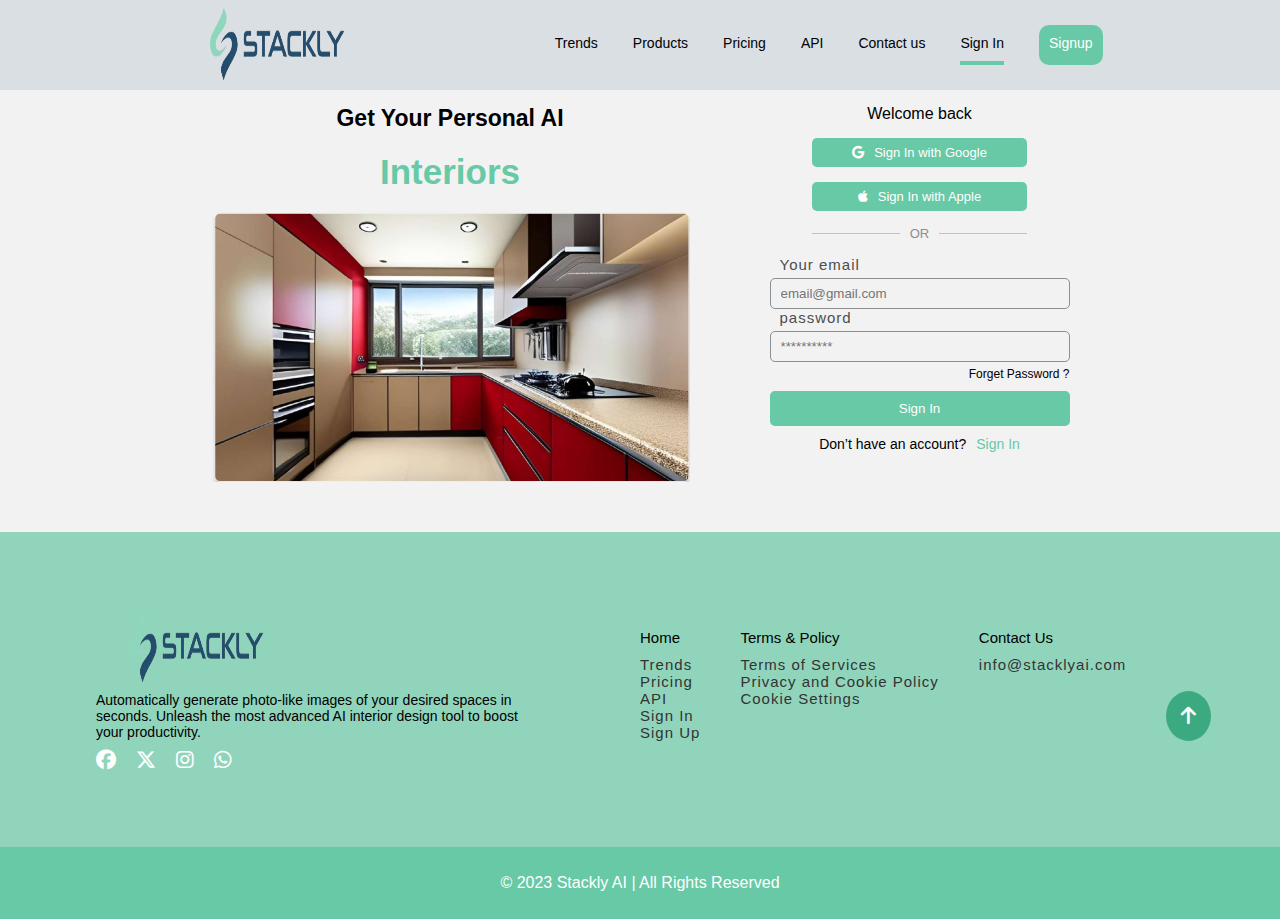
<file: signin.html>
<!DOCTYPE html>
<html lang="en">

<head>
    <meta charset="UTF-8">
    <meta name="viewport" content="width=device-width, initial-scale=1.0">
    <title>Stackly AI</title>
    <link rel="stylesheet" href="style.css">
    <link rel="stylesheet" href="https://cdnjs.cloudflare.com/ajax/libs/font-awesome/6.7.2/css/all.min.css" integrity="sha512-Evv84Mr4kqVGRNSgIGL/F/aIDqQb7xQ2vcrdIwxfjThSH8CSR7PBEakCr51Ck+w+/U6swU2Im1vVX0SVk9ABhg==" crossorigin="anonymous" referrerpolicy="no-referrer" />
</head>

<body>
    <div class="pg9">
        <div class="pg6">
            <div class="Header">
                <sub class="RightHead">
                    <img src="remove.png" class="logo" />
                </sub>
                <sub class="LeftHead">
                    <a href="trend.html">Trends</a>
                    <a href="product.html">Products</a>
                    <a href="priceing.html">Pricing</a>
                    <a href="api.html">API</a>
                    <a href="contactus.html">Contact us</a>
                    <a href="signin.html" id="underline-nav">Sign In</a>
                    <a href="signup.html" id="SignUp">Signup</a>
                </sub>

                <div class="nav-tog" onclick="openSidebar()">
                    <svg xmlns="http://www.w3.org/2000/svg" height="24px" viewBox="0 -960 960 960" width="24px"
                        fill="#5f6368">
                        <path d="M120-240v-80h720v80H120Zm0-200v-80h720v80H120Zm0-200v-80h720v80H120Z" />
                    </svg>
                </div>
            </div>

            <div class="sidebar">
                <div class="close" onclick="closeSidebar()">
                    <svg xmlns="http://www.w3.org/2000/svg" height="24px" viewBox="0 -960 960 960" width="24px"
                        fill="#5f6368">
                        <path
                            d="m256-200-56-56 224-224-224-224 56-56 224 224 224-224 56 56-224 224 224 224-56 56-224-224-224 224Z" />
                    </svg>
                </div>
                <a onclick="closeSidebar()" href="trend.html">Trends</a>
                <a onclick="closeSidebar()" href="product.html" >Products</a>
                <a onclick="closeSidebar()" href="priceing.html">Pricing</a>
                <a onclick="closeSidebar()" href="api.html">API</a>
                <a onclick="closeSidebar()" href="contactus.html">Contact us</a>
                <a onclick="closeSidebar()" href="signin.html">Sign In</a>
                <a onclick="closeSidebar()" href="signup.html">Signup</a>
            </div>
            <div class="pg5body">
                <div class="pg5bodypart1">
                    <!-- <div class="Title">
                        <p>You’ll unlock endless possibilities to</p>
                        <p>reimagine and transform any home using AI.</p>
                    </div> -->
                    <div class="pg7bodysub">
                        <div class="pg7left">
                            <div class="imgtit1">Get Your Personal AI</div>
                            <div class="imgtit2">Interiors</div>
                            <img src="home.jpg" class="home" />
                            <!-- <div class="linecon">
                                <div class="lightline">APPLY COUPON : </div>
                                <div class="darkline">STACKLYAI</div>
                            </div> -->
                        </div>
                        <div class="pg7right">
                            <div class="account">Welcome back</div>
                            <div class="signinlist">
                                <div class="app">
                                    <i class="fa-brands fa-google"></i>
                                    <nav id="">Sign In with Google</nav>
                                </div>
                                <div class="app">
                                    <i class="fa-brands fa-apple"></i>
                                    <nav>Sign In with Apple</nav>
                                </div>
                                <div class="orcontainer">
                                    <div></div>
                                    <nav class="or">OR</nav>
                                    <div></div>
                                </div>
                            </div>
                            <div class="form">
                                <div class="point">
                                    <div class="pointname">Your email</div>
                                    <input class="holder" placeholder="email@gmail.com" />
                                </div>
                                <div class="point">
                                    <div class="pointname">password</div>
                                    <input class="holder" placeholder="**********" type="password" />
                                </div>
                                <div class="point " id="forget">
                                    <nav>Forget Password ?</nav>
                                </div>
                                <div class="point">
                                    <button>Sign In</button>
                                </div>
                                <div class="point centertext" id="subpoint">
                                    <nav>Don’t have an account?</nav>
                                    <nav style="color: #67c9a5; font-weight: 500;">Sign In</nav>
                                </div>
                            </div>
                        </div>
                    </div>
                </div>
            </div>
        </div>

        <div class="footer">
            <div class="footer-right">
                <div class="subfoot">
                    <img src="remove.png" class="footerlogo" />
                    <nav>Automatically generate photo-like images of your

                        desired spaces in seconds. Unleash the most advanced

                        AI interior design tool to boost your productivity.
                    </nav>
                    <div class="social">
                        <i class="fa-brands fa-facebook"></i>
                        <i class="fa-brands fa-x-twitter"></i>
                        <i class="fa-brands fa-instagram"></i>
                        <i class="fa-brands fa-whatsapp"></i>
                    </div>
                </div>
            </div>
            <div class="footer-left">
                <div class="footleftsub">
                    <div class="footerleftsub">
                        <div>Home</div>
                        <nav>Trends</nav>
                        <nav>Pricing</nav>
                        <nav>API</nav>
                        <nav>Sign In</nav>
                        <nav>Sign Up</nav>
                    </div>
                    <div class="footerleftsub">
                        <div>Terms & Policy</div>
                        <nav>Terms of Services</nav>
                        <nav>Privacy and Cookie Policy</nav>
                        <nav>Cookie Settings</nav>
                    </div>
                    <div class="footerleftsub">
                        <div>Contact Us</div>
                        <nav>info@stacklyai.com</nav>
                    </div>
                    <div class="footerleftsub " id="leftsub">
                        <i class="fa-solid fa-arrow-up"></i>
                    </div>
                </div>

            </div>
        </div>
        <div class="copy">
            © 2023 Stackly AI | All Rights Reserved
        </div>
    </div>


    <script src="./app.js"></script>
</body>

</html>
</file>
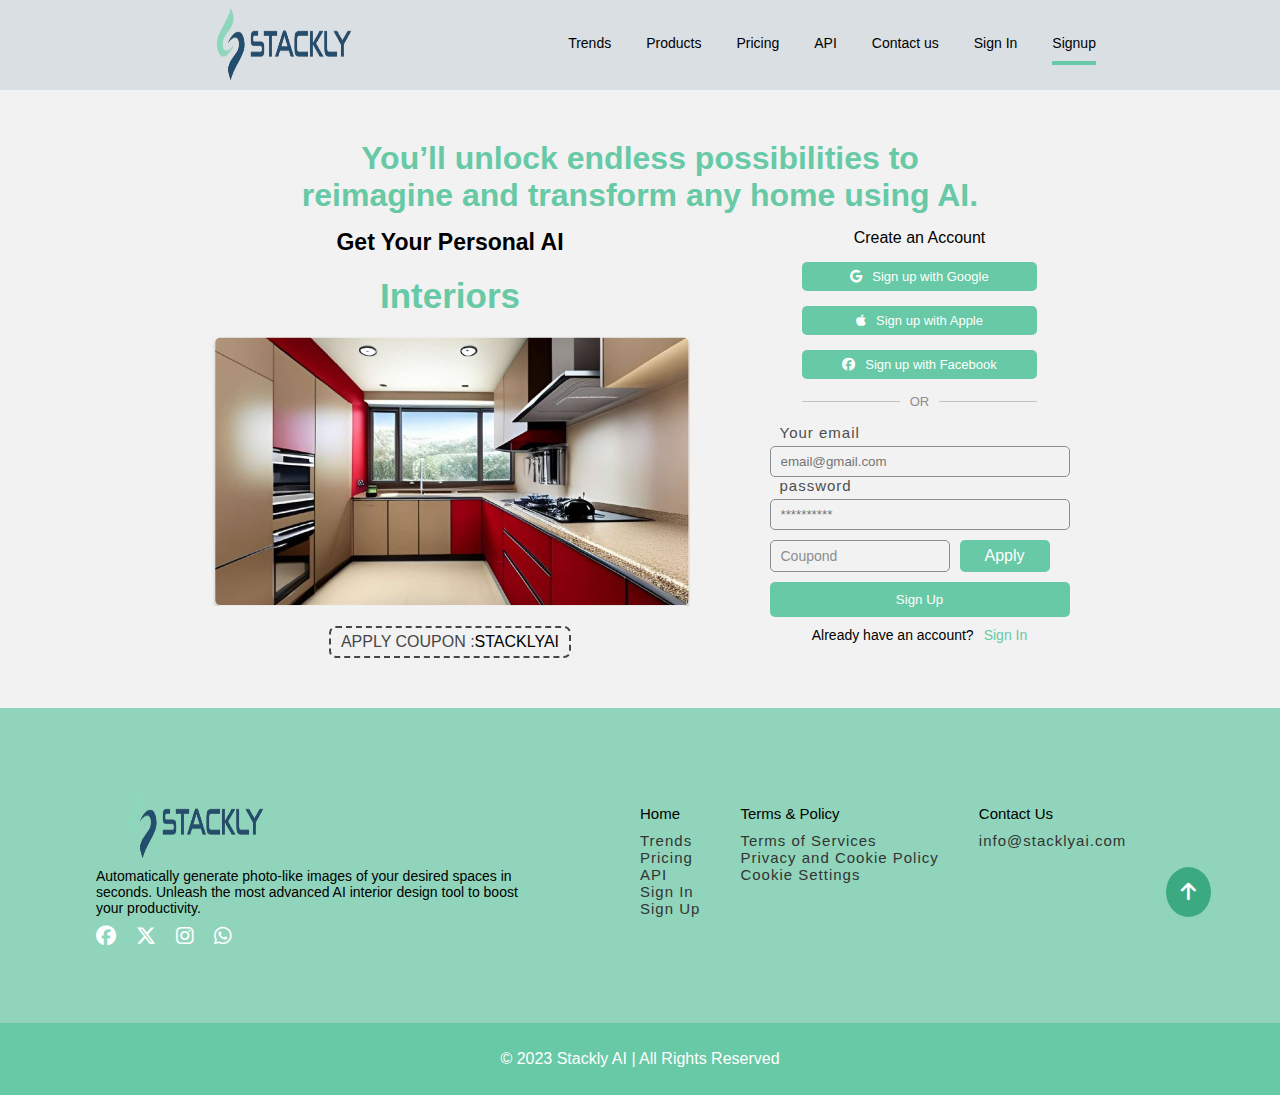
<file: signup.html>
<!DOCTYPE html>
<html lang="en">

<head>
    <meta charset="UTF-8">
    <meta name="viewport" content="width=device-width, initial-scale=1.0">
    <title>Stackly AI</title>
    <link rel="stylesheet" href="style.css">
    <link rel="stylesheet" href="https://cdnjs.cloudflare.com/ajax/libs/font-awesome/6.7.2/css/all.min.css" integrity="sha512-Evv84Mr4kqVGRNSgIGL/F/aIDqQb7xQ2vcrdIwxfjThSH8CSR7PBEakCr51Ck+w+/U6swU2Im1vVX0SVk9ABhg==" crossorigin="anonymous" referrerpolicy="no-referrer" />
</head>

<body>
    <div class="pg10">
        <div class="pg6">
            <div class="Header">
                <sub class="RightHead">
                    <img src="remove.png" class="logo" />
                </sub>
                <sub class="LeftHead">
                    <a href="trend.html">Trends</a>
                    <a href="product.html">Products</a>
                    <a href="priceing.html">Pricing</a>
                    <a href="api.html">API</a>
                    <a href="contactus.html">Contact us</a>
                    <a href="signin.html">Sign In</a>
                    <a href="signup.html"  id="underline-nav">Signup</a>
                </sub>

                <div class="nav-tog" onclick="openSidebar()">
                    <svg xmlns="http://www.w3.org/2000/svg" height="24px" viewBox="0 -960 960 960" width="24px"
                        fill="#5f6368">
                        <path d="M120-240v-80h720v80H120Zm0-200v-80h720v80H120Zm0-200v-80h720v80H120Z" />
                    </svg>
                </div>
            </div>

            <div class="sidebar">
                <div class="close" onclick="closeSidebar()">
                    <svg xmlns="http://www.w3.org/2000/svg" height="24px" viewBox="0 -960 960 960" width="24px"
                        fill="#5f6368">
                        <path
                            d="m256-200-56-56 224-224-224-224 56-56 224 224 224-224 56 56-224 224 224 224-56 56-224-224-224 224Z" />
                    </svg>
                </div>
                <a onclick="closeSidebar()" href="trend.html">Trends</a>
                <a onclick="closeSidebar()" href="product.html" >Products</a>
                <a onclick="closeSidebar()" href="priceing.html">Pricing</a>
                <a onclick="closeSidebar()" href="api.html">API</a>
                <a onclick="closeSidebar()" href="contactus.html">Contact us</a>
                <a onclick="closeSidebar()" href="signin.html">Sign In</a>
                <a onclick="closeSidebar()" href="signup.html">Signup</a>
            </div>
            <div class="pg5body">
                <div class="pg5bodypart1">
                    <div class="Title">
                        <p>You’ll unlock endless possibilities to</p>
                        <p>reimagine and transform any home using AI.</p>
                    </div>
                    <div class="pg7bodysub">
                        <div class="pg7left">
                            <div class="imgtit1">Get Your Personal AI</div>
                            <div class="imgtit2">Interiors</div>
                            <img src="home.jpg" class="home" />
                            <div class="linecon">
                                <div class="lightline">APPLY COUPON : </div>
                                <div class="darkline">STACKLYAI</div>
                            </div>
                        </div>
                        <div class="pg7right">
                            <div class="account">Create an Account</div>
                            <div class="signinlist">
                                <div class="app">
                                    <i class="fa-brands fa-google"></i>
                                    <nav>Sign up with Google</nav>
                                </div>
                                <div class="app">
                                    <i class="fa-brands fa-apple"></i>
                                    <nav>Sign up with Apple</nav>
                                </div>
                                <div class="app">
                                    <i class="fa-brands fa-facebook"></i>
                                    <nav>Sign up with Facebook</nav>
                                </div>
                                <div class="orcontainer">
                                    <div></div>
                                    <nav class="or">OR</nav>
                                    <div></div>
                                </div>
                            </div>
                            <div class="form">
                                <div class="point">
                                    <div class="pointname">Your email</div>
                                    <input class="holder" placeholder="email@gmail.com" />
                                </div>
                                <div class="point">
                                    <div class="pointname">password</div>
                                    <input class="holder" placeholder="**********" />
                                </div>
                                <div class="point " id="subpoint">
                                    <div class="coupond">Coupond</div>
                                    <div class="apply">Apply</div>
                                </div>
                                <div class="point">
                                    <button>Sign Up</button>
                                </div>
                                <div class="point centertext" id="subpoint">
                                    <nav>Already have an account?</nav>
                                    <nav style="color: #67c9a5; font-weight: 500;">Sign In</nav>
                                </div>
                            </div>
                        </div>
                    </div>
                </div>
            </div>
        </div>

        <div class="footer">
            <div class="footer-right">
                <div class="subfoot">
                    <img src="remove.png" class="footerlogo" />
                    <nav>Automatically generate photo-like images of your

                        desired spaces in seconds. Unleash the most advanced

                        AI interior design tool to boost your productivity.
                    </nav>
                    <div class="social">
                        <i class="fa-brands fa-facebook"></i>
                        <i class="fa-brands fa-x-twitter"></i>
                        <i class="fa-brands fa-instagram"></i>
                        <i class="fa-brands fa-whatsapp"></i>
                    </div>
                </div>
            </div>
            <div class="footer-left">
                <div class="footleftsub">
                    <div class="footerleftsub">
                        <div>Home</div>
                        <nav>Trends</nav>
                        <nav>Pricing</nav>
                        <nav>API</nav>
                        <nav>Sign In</nav>
                        <nav>Sign Up</nav>
                    </div>
                    <div class="footerleftsub">
                        <div>Terms & Policy</div>
                        <nav>Terms of Services</nav>
                        <nav>Privacy and Cookie Policy</nav>
                        <nav>Cookie Settings</nav>
                    </div>
                    <div class="footerleftsub">
                        <div>Contact Us</div>
                        <nav>info@stacklyai.com</nav>
                    </div>
                    <div class="footerleftsub " id="leftsub">
                        <i class="fa-solid fa-arrow-up"></i>
                    </div>
                </div>

            </div>
        </div>
        <div class="copy">
            © 2023 Stackly AI | All Rights Reserved
        </div>
    </div>

    <script src="./app.js"></script>
</body>

</html>
</file>
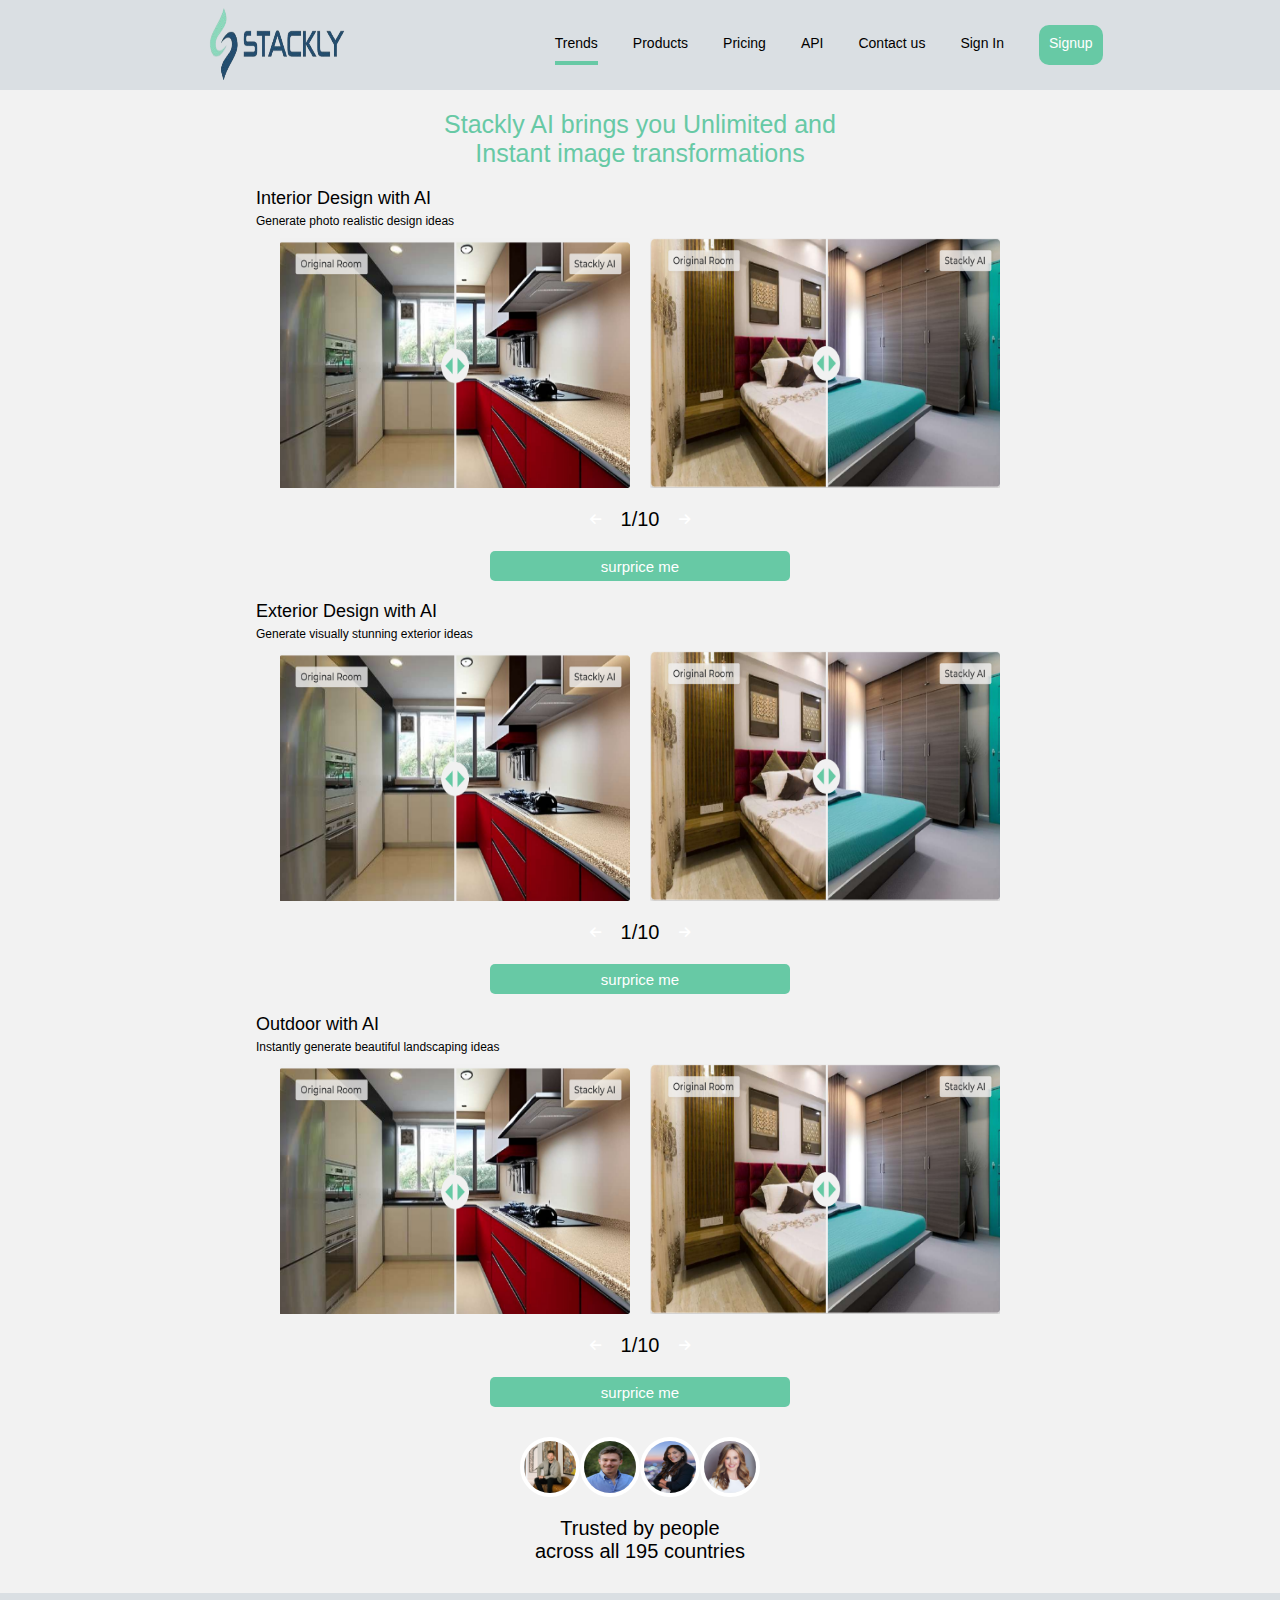
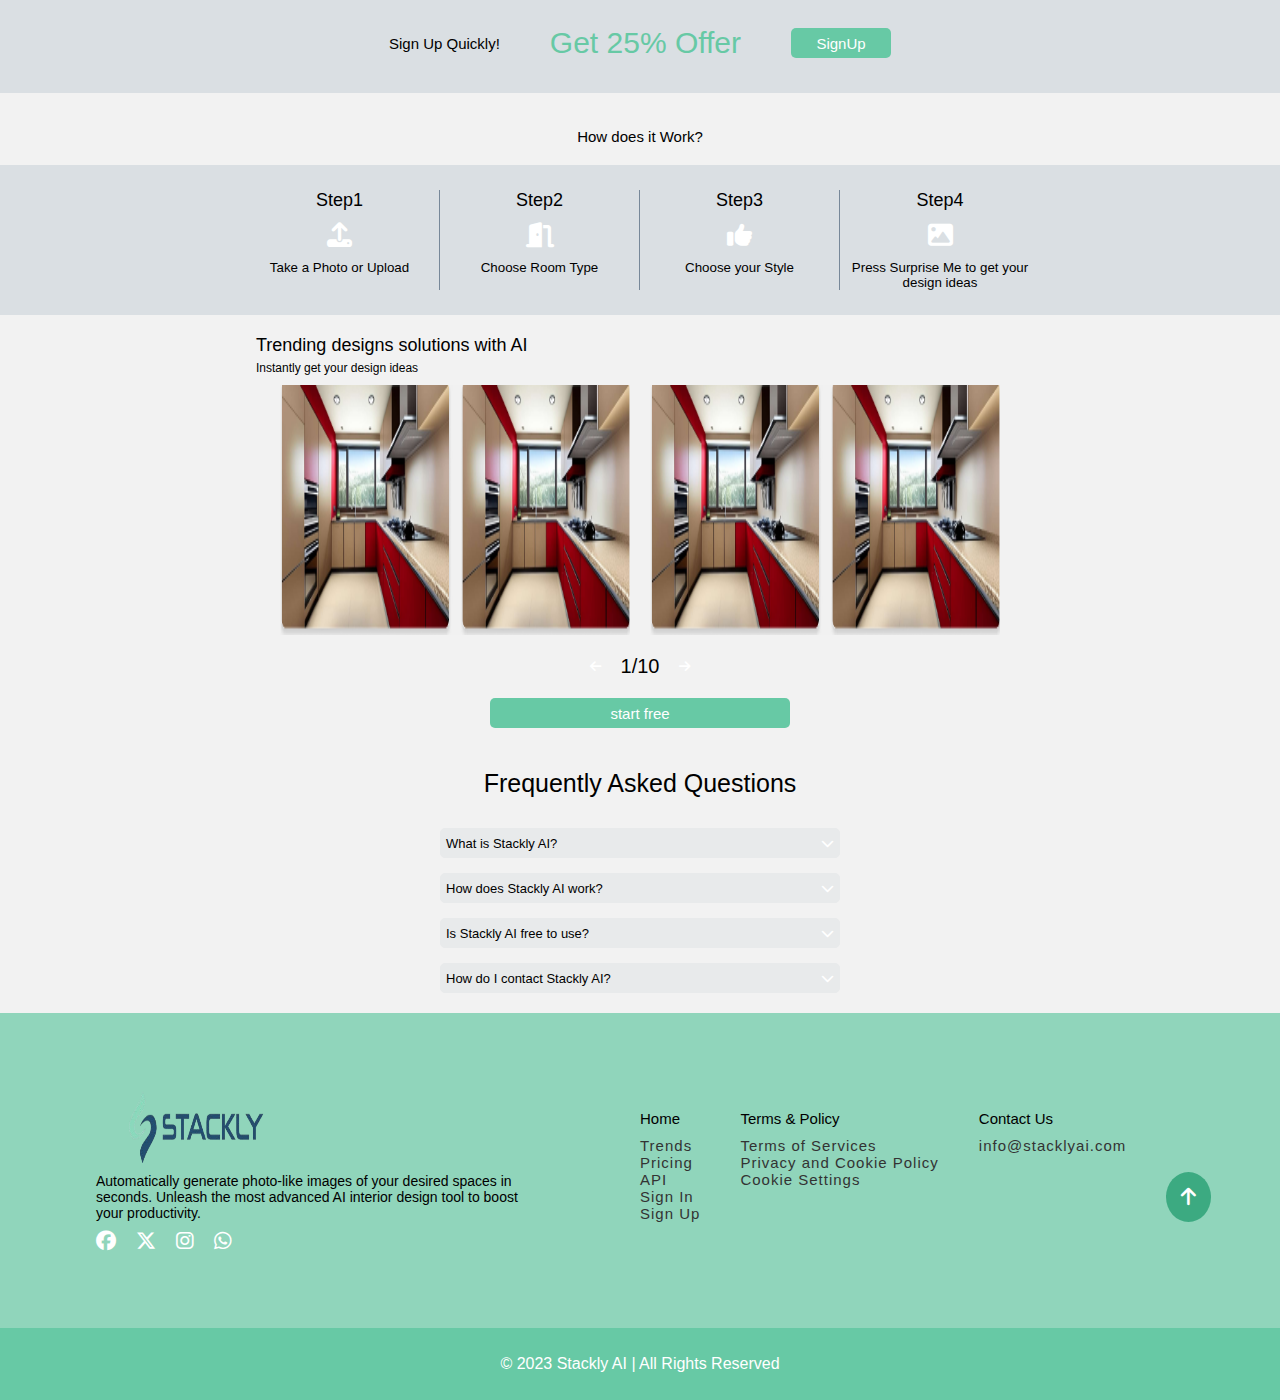
<file: trend.html>
<!DOCTYPE html>
<html lang="en">
<head>
    <meta charset="UTF-8">
    <meta name="viewport" content="width=device-width, initial-scale=1.0">
    <title>Stackly AI</title>
    <link rel="stylesheet" href="style.css">
    <link rel="stylesheet" href="design.css">
    <link rel="stylesheet" href="https://cdnjs.cloudflare.com/ajax/libs/font-awesome/6.7.2/css/all.min.css" integrity="sha512-Evv84Mr4kqVGRNSgIGL/F/aIDqQb7xQ2vcrdIwxfjThSH8CSR7PBEakCr51Ck+w+/U6swU2Im1vVX0SVk9ABhg==" crossorigin="anonymous" referrerpolicy="no-referrer" />
</head>
<body>
    <div class="Header">
        <sub class="RightHead">
            <img src="remove.png" class="logo" />
        </sub>
        <sub class="LeftHead">
            <a href="trend.html" id="underline-nav">Trends</a>
            <a href="product.html" >Products</a>
            <a href="priceing.html">Pricing</a>
            <a href="api.html">API</a>
            <a href="contactus.html">Contact us</a>
            <a href="signin.html">Sign In</a>
            <a href="signup.html" id="SignUp">Signup</a>
        </sub>

        <div class="nav-tog" onclick="openSidebar()">
            <svg xmlns="http://www.w3.org/2000/svg" height="24px" viewBox="0 -960 960 960" width="24px"
                fill="#5f6368">
                <path d="M120-240v-80h720v80H120Zm0-200v-80h720v80H120Zm0-200v-80h720v80H120Z" />
            </svg>
        </div>
    </div>
    <div class="sidebar">
        <div class="close" onclick="closeSidebar()">
            <svg xmlns="http://www.w3.org/2000/svg" height="24px" viewBox="0 -960 960 960" width="24px"
                fill="#5f6368">
                <path
                    d="m256-200-56-56 224-224-224-224 56-56 224 224 224-224 56 56-224 224 224 224-56 56-224-224-224 224Z" />
            </svg>
        </div>
        <a onclick="closeSidebar()" href="trend.html">Trends</a>
        <a onclick="closeSidebar()" href="product.html">Products</a>
        <a onclick="closeSidebar()" href="priceing.html">Pricing</a>
        <a onclick="closeSidebar()" href="api.html">API</a>
        <a onclick="closeSidebar()" href="contactus.html">Contact us</a>
        <a onclick="closeSidebar()" href="signin.html">Sign In</a>
        <a onclick="closeSidebar()" href="signup.html">Signup</a>
    </div>

    

    <div class="pgno2">
        <sub class="greenhead">Stackly AI brings you Unlimited and<br>
    
          Instant image transformations</sub>
      </div>
          <div class="aidesign">
            <sub>Interior Design with AI</sub>
            <p>Generate photo realistic design ideas</p>
          </div>
          <div class="imagespg2">
            <img src="image3.png" alt="">
            <img src="image4.png" alt="">
          </div>
          <div class="arrows2">
            <i class="fa-solid fa-arrow-left"></i>
            <div class="number">
              1/10
            </div>
            <i class="fa-solid fa-arrow-right"></i>
          </div>
          <div class="surprice1">
            <button>surprice me</button>
          </div>
          <!-- <div class="exterior"> -->
            <div class="aidesign">
              <sub>Exterior Design with AI</sub>
              <p>Generate visually stunning exterior ideas
              </p>
            </div>
            <div class="imagespg2">
              <img src="image3.png" alt="">
              <img src="image4.png" alt="">
            </div>
            <div class="arrows2">
              <i class="fa-solid fa-arrow-left"></i>
              <div class="number">
                1/10
              </div>
              <i class="fa-solid fa-arrow-right"></i>
            </div>
            <div class="surprice1">
              <button>surprice me</button>
            </div>
          <!-- </div> -->
          <div class="aidesign">
            <sub>Outdoor with AI</sub>
            <p>Instantly generate beautiful landscaping ideas
            </p>
          </div>
          <div class="imagespg2">
            <img src="image3.png" alt="">
            <img src="image4.png" alt="">
          </div>
          <div class="arrows2">
            <i class="fa-solid fa-arrow-left"></i>
            <div class="number">
              1/10
            </div>
            <i class="fa-solid fa-arrow-right"></i>
          </div>
          <div class="surprice1">
            <button>surprice me</button>
          </div>
          <div class="people">
            <div class="peopleimg">
             <img src="brandon-piller_new-header-v1.jpg" alt="">
             <img src="cf18d4aa-bc8f-4c21-b187-2dba3b50b8b2.jpg" alt="">
             <img src="bggiwo1fdrfhms9rgs9a.jpg" alt="">
             <img src="gv66y70ix8rprid9y62l.jpg" alt="">
            </div>
            <div class="Trusted">Trusted by people<br> across all 195 countries</div>
          </div>
          <div class="SignUp">
            <sub class="Sign">Sign Up Quickly!</sub>
            <sub class="offer">Get 25% Offer</sub>
            <button>SignUp</button>
          </div>
          <div class="steps">
            <sub style="font-size: 15px;">How does it Work?</sub>
            
          </div>
          <div class="foursteps">
            <div class="step1">
              <sub class="head1">Step1</sub>
              <i class="fa-solid fa-upload apple"></i>
              <sub>Take a Photo or Upload </sub>
            </div>
            <div class="step1">
              <sub class="head1">Step2</sub>
              <i class="fa-solid fa-door-open apple"></i>
              <sub>Choose Room Type</sub>
            </div>
            <div class="step1">
              <sub class="head1">Step3</sub>
              <i class="fa-solid fa-thumbs-up apple"></i>
              <sub>Choose your Style</sub>
            </div>
            <div class="step4">
              <sub class="head1">Step4</sub>
              <i class="fa-solid fa-image apple"></i>
              <sub>Press Surprise Me to get
        
                your design ideas</sub>
            </div>
          </div>
          <div class="aidesign">
            <sub>Trending designs solutions with AI</sub>
            <p>Instantly get your design ideas
            </p>
          </div>
          <div class="imagespg2">
            <img src="image5.png" alt="">
            <img src="image5.png" alt="">
          </div>
          <div class="arrows2">
            <i class="fa-solid fa-arrow-left"></i>
            <div class="number">
              1/10
            </div>
            <i class="fa-solid fa-arrow-right"></i>
          </div>
          <div class="surprice1">
            <button>start free</button>
          </div>
          <div class="freequestions">
            <div class="ques">
              <sub>Frequently Asked Questions</sub>
            </div>
            <div class="questions">
              <div class="firstques">
                <sub>What is Stackly AI?</sub>
                <i class="fa-solid fa-chevron-down"></i>
              </div>
              <div class="firstques">
                <sub>How does Stackly AI work?</sub>
                <i class="fa-solid fa-chevron-down"></i>
              </div>
              <div class="firstques">
                <sub>Is Stackly AI free to use?</sub>
                <i class="fa-solid fa-chevron-down"></i>
              </div>
              <div class="firstques">
                <sub>How do I contact Stackly AI?</sub>
                <i class="fa-solid fa-chevron-down"></i>
              </div>
            </div>
          </div>









    <div class="footer">
        <div class="footer-right">
            <div class="subfoot">
                <img src="remove.png" class="footerlogo"/>
                <nav>Automatically generate photo-like images of your

                    desired spaces in seconds. Unleash the most advanced
                    
                    AI interior design tool to boost your productivity.
                </nav>
                <div class="social">
                    <i class="fa-brands fa-facebook"></i>
                    <i class="fa-brands fa-x-twitter"></i>
                    <i class="fa-brands fa-instagram"></i>
                    <i class="fa-brands fa-whatsapp"></i>
                </div>
            </div>
        </div>
        <div class="footer-left">
            <div class="footleftsub">
                <div class="footerleftsub">
                    <div>Home</div>
                    <nav>Trends</nav>
                    <nav>Pricing</nav>
                    <nav>API</nav>
                    <nav>Sign In</nav>
                    <nav>Sign Up</nav>
                </div>
                <div class="footerleftsub">
                    <div>Terms & Policy</div>
                    <nav>Terms of Services</nav>
                    <nav>Privacy and Cookie Policy</nav>
                    <nav>Cookie Settings</nav>
                </div>
                <div class="footerleftsub">
                    <div>Contact Us</div>
                    <nav>info@stacklyai.com</nav>
                </div>
                <div class="footerleftsub "id="leftsub" >
                    <i class="fa-solid fa-arrow-up"></i>
                </div>
            </div>  
                        
        </div>    
      </div>
        <div class="copy">
                    © 2023 Stackly AI | All Rights Reserved
        </div>
        <script src="./app.js"></script>
</body>
</html>
</file>
<file: style.css>
* {
  padding: 0;
  margin: 0;
  box-sizing: border-box;
  font-family: "Segoe UI", Tahoma, Geneva, Verdana, sans-serif;
}

button{
  cursor: pointer !important;
}

.black {
  height: 5px;
  background: #000;
  width: 100%;
}
body {
  background: #f2f2f2;
  overflow-x: hidden;
}

.pg5body {
  display: flex;
  justify-content: center;
  align-items: center;
  flex-direction: column;
}
.design {
  display: flex;
  justify-content: space-between;
  align-items: center;
  width: 70%;
  padding-top: 50px;
  gap: 20px;
}
.inex {
  font-size: 20px;
  font-weight: 500;
  padding: 5px 50px;
  border: 2px solid #67c9a5;
  border-radius: 5px;
  color: #000;
}
.rooms {

  width: 80%;
  display: none;
  justify-content: center;
  align-items: center;
  padding-top: 50px;
  padding-bottom: 50px;
  flex-wrap: wrap;
  gap: 30px;
}
.room {
  flex: 1;
  min-width: 300px;
  display: flex;
  flex-direction: column;
  justify-content: space-between;
  align-items: start;
  gap: 15px;
}
.pcs {
  width: 100%;
}
.roomtit {
  font-size: 20px;
  font-weight: 500;
  color: #292828;
}
.me {
  font-size: 20px;
  font-weight: 500;
  padding: 5px 50px;
  border: 2px solid #67c9a5;
  border-radius: 5px;
  color: #000;
  border: 2px solid #67c9a5;
  background: #67c9a5;
  color: white;
}

.butdesign {
  background: #67c9a5;
  color: #fff;
}
.Header {
  width: 100%;
  height: 10vh;
  background-color: #dadfe3;
  display: flex;
  justify-content: space-evenly;
  align-items: center;
}
/* .RightHead{
    width: 50%;
} */
.RightHead .logo {
  width: 200px;
  height: 8vh;
}
.LeftHead {
  display: flex;
  gap: 35px;
}
.LeftHead a {
  text-decoration: none;
  font-family: "Segoe UI", Tahoma, Geneva, Verdana, sans-serif;
  font-weight: 500;
  font-style: normal;
  font-size: 14px;
  color: black;
  padding: 10px 0;
}

.nav-tog {
  display: none;
}

.nav-tog > svg {
  width: 30px;
  margin-top: 10px;
  fill: #67c9a5;
}

#SignUp {
  padding: 10px;
  border-radius: 10px;
  background: #67c9a5;
  color: white;
}
#underline-nav {
  border-width: 0 0 4px 0;
  border-style: solid;
  border-color: #67c9a5;
}

/* Sidebar */

.sidebar {
  display: none;
  position: fixed;
  top: 0;
  right: -120%;
  flex-direction: column;
  align-items: start;
  justify-content: start;
  padding: 20px;
  background-color: #67c9a5;
  color: white;
  gap: 20px;
  height: 120vh;
  width: 50vw;
  transition: right 0.7s ease-in-out;
}

.sidebar > a {
  color: white;
  font-weight: 500;
}

.sidebar svg:hover {
  fill: white;
}

.sidebar > a:hover {
  color: #292828;
}

.sidebar > * {
  cursor: pointer !important;
  text-decoration: none;
}

.pg5bodypart1 {
  display: flex;
  justify-content: center;
  align-items: center;
  flex-direction: column;
}
.Title p {
  font-family: "Segoe UI", Tahoma, Geneva, Verdana, sans-serif;
  font-size: 32px;
  font-weight: 700;
  text-align: center;
  color: #67c9a5;
}
.Title {
  padding-top: 50px;
}
.containetTitle {
  padding-top: 15px;
  font-size: 28px;
  font-weight: 500;
  text-align: center;
  letter-spacing: 0.5px;
}
.pg5con {
  display: flex;
  gap: 25px;
  padding-top: 15px;
}
.pg5container {
  width: 280px;
  height: auto;
  background: #fafafa;
  border-radius: 10px;
  padding: 20px;
  display: flex;
  flex-direction: column;
  justify-content: space-between;
}
.Tit1 {
  font-size: 13px;
  font-family: "Segoe UI", Tahoma, Geneva, Verdana, sans-serif;
}
.Tit2 {
  font-size: 15px;
  font-weight: 700;
}
.Tit3 {
  font-size: 15px;
  font-weight: 500;
}
.barline {
  width: 100%;
  height: 2px;
  background: black;
}
.check {
  color: #67c9a5;
  padding-top: 2.5px;
}
.list {
  display: flex;
  gap: 10px;
}
.list p {
  font-size: 14px;
}
.listitem {
  display: flex;
  flex-direction: column;
  gap: 10px;
}
.constart {
  display: flex;
  flex-direction: column;
  gap: 15px;
}
.conend {
  display: flex;
  flex-direction: column;
  justify-self: flex-end;
}
.conend button {
  font-size: 15px;
  font-weight: 500;
  width: 100%;
  padding: 15px 0;
  background: white;
  color: #67c9a5;
  border-radius: 5px;
  border: 2px solid #67c9a5;
}
.note {
  display: flex;
  justify-content: space-between;
}
.notesub {
  display: flex;
  gap: 5px;
  align-items: center;
}
#notesubstance {
  justify-content: center;
  padding-top: 5px;
  gap: 5px;
}
.notesub p {
  font-size: 12px;
}
.notesub div {
  width: 5px;
  height: 5px;
  background: #67c9a5;
  border-radius: 50px;
}
.border {
  border: 3px solid #67c9a5;
}
.list-title {
  font-size: 12px;
}
.cancel {
  display: flex;
  justify-content: center;
  align-items: center;
  gap: 5px;
  padding-top: 3px;
}
.cancel nav {
  font-size: 12px;
}
.cancel i {
  font-size: 12px;
}
.pg5bodypart2 {
  width: 100%;
  height: 13vh;
  background: #dadfe3;
  display: flex;
  justify-content: center;
  align-items: center;
  margin-top: 30px;
  gap: 20px;
}
.bodypart2sub1 {
  font-size: 20px;
  font-weight: 500;
}
.bodypart2sub2 {
  font-weight: 700;
  font-size: 35px;
  color: #67c9a5;
}
.pg5bodypart2 button {
  padding: 8px 40px;
  background: #67c9a5;
  border: none;
  border-radius: 5px;
  font-size: 15px;
  font-weight: 500;
  color: #fff;
}
.pg5bodypart3 {
  display: flex;
  justify-content: center;
  align-items: center;
  flex-direction: column;
  padding: 50px 0;
  gap: 20px;
}
.bodypart3sub1 {
  font-size: 20px;
  font-weight: 500;
}
.bodypart3sub2 {
  display: flex;
  flex-direction: column;
  gap: 10px;
}
.bodypart3sub2 .accor {
  padding: 0 5px 0 5px;
  width: 500px;
  height: 5vh;
  background: #dadfe3;
  display: flex;
  align-items: center;
  justify-content: space-between;
  border-radius: 5px;
}
.accor nav {
  font-size: 14px;
}
.footer {
  background: hsl(157, 45%, 70%);
  width: 100%;
  height: 35vh;
  display: flex;
}
.footerlogo {
  width: 200px;
  height: 8vh;
}
.footer-right {
  width: 50%;
  height: 100%;
  display: flex;
  justify-content: center;
  align-items: center;
}
.subfoot {
  height: 80%;
  width: 70%;
  display: flex;
  flex-direction: column;
  justify-content: center;
  gap: 10px;
}
.subfoot nav {
  font-size: 14px;
  font-weight: 300;
}
.social i {
  font-size: 20px;
}
.social {
  color: #fff;
  display: flex;
  gap: 20px;
}
.footer-left {
  width: 50%;
  height: 100%;
  display: flex;
  justify-content: start;
  align-items: center;
}
.footleftsub {
  display: flex;
  gap: 40px;
}
.footleftsub div {
  font-size: 15px;
  font-weight: 500;
  padding-bottom: 10px;
}
.footleftsub nav {
  font-size: 15px;
  font-weight: 400;
  letter-spacing: 1px;
  color: hsl(0, 0%, 20%);
}
.footleftsub i {
  color: white;
  font-size: 20px;
  padding: 15px;
  border-radius: 50%;
  background: hsl(158, 48%, 45%);
}
.copy {
  width: 100%;
  height: 8vh;
  background: #67c9a5;
  color: white;
  font-size: 16px;
  display: flex;
  justify-content: center;
  align-items: center;
}
#leftsub {
  display: flex;
  align-items: end;
}
.pg7bodysub {
  display: flex;
  gap: 80px;
  padding-top: 15px;
  padding-bottom: 50px;
}
.imgtit1 {
  font-size: 23px;
  font-weight: 600;
}
.imgtit2 {
  font-size: 35px;
  font-weight: 700;
  color: #67c9a5;
}
.pg7left {
  display: flex;
  flex-direction: column;
  justify-content: center;
  align-items: center;
  gap: 20px;
}
.linecon {
  border: 2px #464646;
  border-style: dashed;
  display: flex;
  padding: 5px 10px;
  border-radius: 7px;
}
.lightline {
  color: #464646;
  font-size: 16px;
}
.darkline {
  font-weight: 500;
  color: #000;
  font-size: 16px;
}
.pg7right {
  display: flex;
  flex-direction: column;
  gap: 15px;
  align-items: center;
  width: 300px;
}
.app {
  display: flex;
  justify-content: center;
  align-items: center;
}
.account {
  font-size: 16px;
  font-weight: 500;
}
.signinlist {
  display: flex;
  flex-direction: column;
  justify-content: center;
  align-items: center;
  gap: 15px;
}
.app {
  width: 100%;
  padding: 7px 40px;
  background: #67c9a5;
  border-radius: 5px;
  display: flex;
  justify-content: center;
  gap: 10px;
  align-items: center;
}
.app nav,
i {
  font-size: 13px;
  color: white;
}
.orcontainer {
  width: 100%;
  display: flex;
  justify-content: space-evenly;
  align-items: center;
  gap: 10px;
}
.orcontainer div {
  width: 70%;
  height: 1px;
  background: hsl(180, 2%, 76%);
}
.or {
  font-size: 13px;
  font-weight: 500;
  color: hsl(180, 2%, 55%);
}
.form {
  display: flex;
  flex-direction: column;
  justify-content: center;
  align-items: center;
}
.form,
.point,
.holder,
.point button {
  width: 100%;
}
.pointname {
  font-size: 15px;
  letter-spacing: 1px;
  padding-left: 10px;
  color: hsl(180, 2%, 30%);
}
.holder {
  padding: 7px 10px;
  background: transparent;
  border: 1.5px solid hsl(180, 2%, 55%);
  border-radius: 5px;
  margin-top: 5px;
}
#subpoint {
  display: flex;
  padding-top: 10px;
  gap: 10px;
}
.coupond {
  width: 60%;
  padding: 7px 0;
  background: transparent;
  border: 1.5px solid hsl(180, 2%, 55%);
  border-radius: 5px;
  font-size: 14px;
  color: hsl(180, 2%, 55%);
  padding-left: 10px;
}
.apply {
  width: 30%;
  padding: 7px 0;
  background: #67c9a5;
  color: #fff;
  border-radius: 5px;
  text-align: center;
}
.point button {
  text-align: center;
  padding: 10px 0;
  background: #67c9a5;
  border-radius: 5px;
  margin-top: 10px;
  border: none;
  color: #fff;
}
.point nav {
  font-size: 14px;
  font-weight: 300;
}
.apiaccess {
  width: 80%;
  height: 25vh;
  background: #dadfe3;
  display: flex;
  justify-content: center;
  align-items: center;
  flex-direction: column;
  border-radius: 5px;
}


.apiaccess{
  margin-bottom: 20px;
}

.apititle {
  font-size: 20px;
  font-weight: 600;
  letter-spacing: 1px;
}
.apicontent {
  font-weight: 400;
  color: #464646;
}
.apibutton {
  padding-top: 15px;
  display: flex;
  gap: 15px;
}
.learn {
  padding: 7px 35px;
  background: #67c9a5;
  color: white;
  border-radius: 5px;
  border: none;
  font-size: 14px;
}
.subscribe {
  padding: 7px 35px;
  background: transparent;
  color: #464646;
  border-radius: 5px;
  border: 2px solid #464646;
  font-size: 14px;
}
.pg7body {
  display: flex;
  flex-direction: column;
  justify-content: center;
  align-items: center;
  padding: 40px 0;
}
.pg7tit {
  font-size: 35px;
  font-weight: 600;
  color: #67c9a5;
}
.pg7content {
  font-size: 19px;
  font-weight: 500;
}
.pg7form {
  width: 300px;
  margin-top: 15px;
}
.pg7pointtitle {
  font-size: 13px;
  font-weight: 350;
}
.pg7holder {
  width: 100%;
  padding: 8px;
  padding-left: 8px;
  border: 1.5px solid #9c9c9c;
  border-radius: 5px;
  background: transparent;
  margin: 8px 0;
}
.heightholder {
  height: 50px;
}
.pg7point button {
  font-size: 14px;
  letter-spacing: 1;
}
#forget {
  text-align: end;
  padding-top: 5px;
}
#forget nav {
  font-size: 12px;
}
.centertext {
  text-align: center;
  display: flex;
  justify-content: center;
  align-items: center;
}

/* media quiery */

@media (max-width: 620px) {
  .Header {
    flex-direction: row;
    align-items: center;
    justify-content: space-between;
    padding: 0 5%;
  }
  .Header > .LeftHead {
    display: none;
  }
  .Header > .nav-tog {
    display: block;
  }

  .sidebar {
    display: flex;
  }
}

@media screen and (max-width: 1000px) {
  .pg5con {
    gap: 15px;
    padding-top: 15px;
  }
  .pg5container {
    width: 250px;
  }
  .footer-right {
    width: 40%;
  }
  .footer-left {
    gap: 20px;
    width: 60%;
  }
  .me {
    font-size: 18px;
  }
}
@media screen and (max-width: 900px) {
  .pg5con {
    gap: 10px;
  }
  .pg5container {
    width: 230px;
  }
  .footer-right {
    width: 35%;
  }
  .footer-left {
    gap: 10px;
    width: 65%;
  }
  .home {
    width: 400px;
    height: 200px;
  }
  .me {
    font-size: 16px;
    padding: 5px 40px;
  }
  .roomtit {
    font-size: 18px;
  }
  .inex {
    font-size: 18px;
    padding: 5px 40px;
  }
}
@media screen and (max-width: 850px) {
  .pg5container {
    width: 200px;
  }
  .footer-right {
    width: 30%;
  }
  .footer-left {
    gap: 10px;
    width: 70%;
  }
  .footer {
    height: 40vh;
  }
}
@media screen and (max-width: 800px) {
  .footleftsub {
    gap: 15px;
  }
  .home {
    width: 350px;
    height: 175px;
  }
}
@media screen and (max-width: 750px) {
  .LeftHead {
    gap: 20px;
  }
  .RightHead .logo,
  .footerlogo {
    width: 150px;
    height: 7vh;
  }
  .pg5container {
    width: 180px;
  }
  .footer {
    height: 45vh;
  }
  .home {
    width: 300px;
    height: 150px;
  }
}
@media screen and (max-width: 700px) {
  .pg7right {
    width: 250px;
  }
  .app {
    padding: 7px 20px;
  }
  .holder {
    width: 90%;
  }
  .pg7bodysub {
    gap: 50px;
  }
  .me {
    font-size: 14px;
    padding: 5px 30px;
  }
  .roomtit {
    font-size: 16px;
  }
  .inex {
    font-size: 16px;
    padding: 5px 30px;
  }
  .room {
    width: 100%;
  }
}

@media screen and (max-width: 650px) {
  .design {
    flex-wrap: wrap;
    row-gap: 10px;
    justify-content: center;
    align-items: center;
  }
  .pg5con {
    flex-wrap: wrap;
    padding-left: 15px;
    padding-right: 15px;
    justify-content: center;
    align-items: center;
  }
  .footer {
    flex-wrap: wrap;
    flex-direction: column;
    height: auto;
  }
  .footer-right {
    width: 100%;
    padding-top: 30px;
  }
  .footer-left {
    padding-top: 20px;
    width: 100%;
    justify-content: space-evenly;
    padding-bottom: 20px;
  }
  .pg7bodysub {
    gap: 40px;
  }
}
@media screen and (max-width: 600px) {
  .logo,
  .footerlogo {
    width: 100px;
    height: 5vh;
  }
  .logo {
    padding-top: 10px;
  }
  .pg7bodysub {
    gap: 30px;
  }
}
@media screen and (max-width: 550px) {
  .pg5bodypart2 {
    padding: 15px;
    height: auto;
    flex-wrap: wrap;
    gap: 20px;
    width: auto;
  }
  .home {
    width: 250px;
    height: 150px;
  }
  .apicontent {
    padding-left: 10px;
  }
}
@media screen and (max-width: 500px) {
  .home,
  .pc {
    width: 240px;
    height: 150px;
  }
  .bodypart3sub2 .accor {
    width: 250px;
  }
  .footer-left {
    padding: 20px 20px;
    flex-wrap: wrap;
    width: auto;
    height: auto;
  }
  .footleftsub {
    flex-wrap: wrap;
  }
  .footleftsub nav {
    width: max-content;
  }
  #SignUp {
    padding: 5px;
  }
  .LeftHead a {
    padding: 3px 0;
  }
  .LeftHead {
    padding-bottom: 10px;
  }
  .Title {
    padding-top: 20px;
  }
  .Title p {
    font-size: 25px;
    font-weight: 700;
  }
  .containetTitle {
    padding-top: 15px;
    font-size: 20px;
  }
  .pg7bodysub {
    flex-wrap: wrap;
    height: auto;
    justify-content: center;
    align-items: center;
  }
  .imgtit1 {
    font-size: 20px;
  }
  .imgtit2,
  .pg7tit {
    font-size: 25px;
  }
}

@media screen and (max-width: 450px) {
  .Title p {
    padding-left: 20px;
    padding-right: 20px;
  }
  .LeftHead {
    flex-wrap: wrap;
    padding-left: 20px;
    padding-right: 20px;
  }
  .imgtit2,
  .pg7tit {
    font-size: 22px;
  }
  .Title p,
  .bodypart2sub2 {
    font-size: 22px;
  }
  .imgtit1,
  .bodypart2sub1,
  .apititle {
    font-size: 18px;
  }
  .pg5bodypart2 button {
    padding: 8px 20px;
  }
  .apicontent {
    font-size: 14px;
  }
  .learn,
  .subscribe {
    padding: 7px 20px;
  }
  .pg7body {
    padding-left: 20px;
    padding-right: 20px;
  }
}
@media screen and (max-width: 400px) {
  
  .pg7holder {
    width: 90%;
  }
  .copy {
    font-size: 14px;
  }
  .LeftHead {
    justify-content: center;
  }
  .rooms {
    padding-top: 20px;
  }
  .design {
    padding-top: 10px;
  }
  .rooms {
    gap: 15px;
  }
  .footer-right {
    display: flex;
    align-items: center;
    justify-content: start;
    padding-left: 20px;
    width: auto;
  }
  .pg5container {
    width: 250px;
  }
  .pg5con {
    gap: 17px;
  }
  .subfoot nav {
    font-size: 13px;
    letter-spacing: 1px;
  }
  .footleftsub nav {
    font-size: 13px;
  }
  .copy {
    font-size: 12px;
  }
  .apiaccess,
  .apibutton {
    flex-wrap: wrap;
    height: auto;
    justify-content: center;
    align-items: center;
    padding: 10px;
  }



  .pg7body {
    padding-top: 20px;
  }
  .pg7content {
    font-size: 16px;
    text-align: center;
    padding: 0 10px;
  }
  .pg7form {
    width: 220px;
  }
  .pg7bodysub {
    padding-top: 20px;
  }
  .pg7left {
    gap: 10px;
  }
  .conend{
    padding-top: 25px;
  }
}
@media screen and (max-width: 300px) {
  .apibutton {
    padding-bottom: 10px;
  }

  .copy {
    font-size: 12px;
  }
}
</file>
<file: design.css>
body{
    margin: 0;
    padding: 0;
    width: 100%;
    font-family: 'Segoe UI', Tahoma, Geneva, Verdana, sans-serif;
    background-color: #f2f2f2;
    display: flex;
    flex-direction: column;
    justify-content: center;
    align-items: center;
}
.frontpage{
    padding-top: 10px;
    display: flex;
    flex-direction: column;
    justify-content: center;
    align-items: center;
}
.smart sub{
    font-size: 20px;
    font-weight: 500;
}
.interior{
    display: flex;
    justify-content: center;
    align-items: center;
    flex-direction: column;
    padding: 0 10px;
}
.interior sub{
    font-size: 35px;
    font-weight: 500;
    margin-left: 60px;
    text-align: center; 
}
.para{
    font-size: 13px;
    font-weight: 400;
    text-align: center;
    margin-top: 10px;
}
.startfree button{
    width: 300px;
    height: 30px;
    font-size: 15px;
    color: white;
    background-color: #67c9a5;
    margin-top: 20px;
    border: none;
    border-color: #67c9a5;
    border-radius: 5px;
    box-shadow: none;
}
.dots{
    display: flex;
    justify-content: space-between;
    gap: 20px;
    margin: 20px;
}
.apple{
    font-size: 25px;
}
.images{
    display: flex;
    gap: 20px;
    border: none;
    border-color: transparent;
    border-radius: 5px;
}
.images img{
    width: 350px;
    height: 250px;
}
.arrows{
    display: flex;
    gap: 20px;
    margin-top: 20px;
    font-size: 20px;
}
.number{
    font-size: 20px;
    font-weight: 500;
}
.Fourimg{
    display: flex;
    margin-top: 20px;
}
.Img4 img{
    width: 60px;
    height: 60px;
    border: solid 4px white;
    border-radius: 50px;
}
.Design{
    display: flex;
    flex-direction: column;
    margin-left: 40px;
   
}
.easy{
    font-size: 30px;
    font-weight: 500;
}
.steps{
    display: flex;
    flex-direction: column;
    margin-top: 35px;
}
.steps nav{
    font-size: 20px;
    font-weight: 500;
}
.steps sub{
    text-align: center;
}
.foursteps{
    width: 100%;
    height: 150px;
    display: flex;
    align-items: center;
    justify-content: center; 
    background-color: #dadfe3;
    margin-top: 20px;
}
.step1{
    display: flex;
    flex-direction: column;
    gap: 12px;
    width: 200px;
    height: 100px;
    border: solid 1px;
    border-width: 0 1px 0 0;
    border-color: lightslategray;
    text-align: center;
}
.step4{
    display: flex;
    flex-direction: column;
    gap: 12px;
    width: 200px;
    height: 100px;
    text-align: center;
}
.head1{
    font-size: 18px;
    font-weight: 500;
}
.container{
    display: flex;
    flex-direction: column;
    justify-content: center;
    align-items: center;
    gap: 30px;
    width: 75%;
    height: auto;
    border: none;
    border-radius: 5px;
    border-color: #dadfe3;
    background-color: #dadfe3;
    margin-top: 30px;
    padding-bottom: 20px;
}
.surprice sub{
    font-size: 20px;
    font-weight: 500;
    display: flex;
    justify-content: center;
    margin-top: 10px;
}
.conain{
    display: flex;
    gap: 40px;
    

}
.leftcontain{
    display: flex;
    flex-direction: column;
    width: 50%;
    height: 100px;
    margin-top: 50px;
    margin-left: 30px;
    border: solid 1px black;
    border-style: dashed;
}
.startleft{
    display: flex;
    justify-content: space-around;
}
.startleft sub{
    font-size: 12px;
    font-weight: 400;
}
.arrow{
   padding-top: 30px;
}
.uploadbutton{
    display: flex;
    flex-direction: column;
    justify-content: center;
    align-items: center;
    gap: 20px;
    margin-top: 5px;
}
.uploadbutton button{
    font-size: 10px;
    font-weight: 400;
}
.rightcontain{
    display: flex;
    flex-direction: column;
    justify-content: start;
    margin-top: 30px;
    width: 50%;
}
.Room{
    display: flex;
    flex-direction: column;
    justify-content: start;
    text-align: left;
}
.Room sub{
    font-size: 15px;
    font-weight: 500;
    text-align: left;
}
.living{
    display: flex;
    width: 100%;
    height: 32px;
    border: solid 1px gray;
    border-radius: 5px;
    gap: 10px;
    justify-content: space-between;
    padding-right: 5px;
    /* align-items: center; */
    margin-top: 5px;
}
.down{
    padding-top: 10px;
}
.living sub{
    font-size: 12px;
    font-weight: 400;
    padding-left: 5px;
}
.surpriceme{
    display: flex;
    justify-content: center;
    gap: 70px;
    margin-top: 10px;
}
.surpriceme button{
    width: 300px;
    height: 30px;
    font-size: 15px;
    color: white;
    background-color: #67c9a5;
    margin-top: 20px;
    border: none;
    border-color: #67c9a5;
    border-radius: 5px;
    box-shadow: none;
}
.Learn sub{
    font-size: 15px;
    border: solid;
    border-width: 0 0 1px 0;
    border-color: light black;
    margin-top: 30px;
}
.SignUp{
    justify-content: center;
    align-items: center;
    display: flex;
    width: 100%;
    height: 100px;
    gap: 50px;
    background-color: #dadfe3;
    margin-top: 30px;
}
.Sign{
    font-size: 15px;
    font-weight: 500;
   
}
.offer{
    color: #67c9a5;
    font-size: 30px;
    font-weight: 500;
    
}
.SignUp button{
    width: 100px;
    height: 30px;
    font-size: 15px;
    color: white;
    background-color: #67c9a5;
    border: none;
    border-radius: 5px;
    text-align: center;
    gap: 3px;
}
.stackly{
    width: 100%;
    display: flex;
    flex-direction: column;
    justify-content: center;
    margin-top: 20px;
}
.stacklyhead{
    display: flex;
    flex-direction: column;
    justify-content: center;
    align-items: left;
    margin-left: 250px;
}
.stacklyhead sub{
    font-size: 18px;
    font-weight: 400;
}
.company{
    font-size: 30px;
    font-weight: 500;
}
.threecarousel{
    display: flex;
    justify-content: center;
    align-items: center;
    gap: 20px;
}
.firstcar{
    width: 250px;
    height: 260px;
    border: none;
    background-color: #dadfe3;
    border: solid 1px black;
    margin-top: 30px;
    gap: 20px;
    display: flex;
    flex-direction: column;
    justify-content: center;
    text-align: center;
    padding: 10px;
}
.subfirst{
    display: flex;
    justify-content: space-between;
    gap: 10px;
    padding-left: 8px;
    background-color: #dadfe3;
    margin-top: 40px;
}
.firstpara{
    font-size: 12px;
    font-weight: 400;
    background-color: #dadfe3;
    padding-left: 3px;
}
.name{
    display: flex;
    flex-direction: column;
    justify-content: left;
    text-align: left;
}
.name sub{
    font-size: 15px;
    font-weight: 500;
}
.position{
    font-size: 12px;

}
.subfirst img{
    size: 10px;
    width: 50px;
    height: 40px;
    border: solid 4px white;
    border-radius: 50px;
    z-index:auto;
    margin-top: -5px;
}
.people{
    display: flex;
    flex-direction: column;
    justify-content: center;
    align-items: center;
    gap: 20px;
    margin-top: 30px;
}
.peopleimg{
    display: flex;
}
.peopleimg img{
    width: 60px;
    height: 60px;
    border: solid 4px white;
    border-radius: 50px;
}
.Trusted{
    font-size: 20px;
    font-weight: 500;
}
.resultcont{
    width: 100%;
    height: 60px;
    background-color: #dadfe3;
    align-items: center;
    justify-content: center;
    display: flex;
    margin-top: 20px;
    
}
.resultcont sub{
    font-size: 15px;
    background-color: #dadfe3;
}
.ques{
    margin-top: 30px;
    text-align: center;
    font-size: 30px;
    font-weight: 500;
}
.questions{
    display: flex;
    flex-direction: column;
    justify-content: center;
    align-items: center;
    margin-top: 30px;
    gap: 15px;
    margin-bottom: 20px;

}
.firstques{
    width: 400px;
    height: 30px;
    display: flex;
    justify-content: space-between;
    align-items: center;
    border: solid 1px #e8eaeb;
    border-radius: 5px;
    padding: 5px;
    background-color: #e8eaeb;
}
.firstques sub{
    font-size: 13px;
    font-weight: 500;
}
.black{
    width: 100%;
    height: 10px;
    background-color: black;
}
.pgno2{
    display: flex;
    flex-direction: column;
    justify-content: center;
    align-items: left;
    gap: 10px;
}
.greenhead{
    color: #67c9a5;
    font-size: 25px;
    font-weight: 500;
    text-align: center;
    margin-top: 20px;
}
.aidesign{ 
    margin-top: 20px;
    display: flex;
    width: 60%;
    flex-direction: column;
    justify-content: left;
    text-align: start;

}  
.aidesign sub{
    font-size: 18px;
    font-weight: 500;
    text-align: start;
}
.aidesign p{
    font-size: 12px;
    padding-top: 5px;
}
.imagespg2{
    display: flex;
    justify-content: center;
    align-items: center;
    gap: 20px;
    border: none;
    border-color: transparent;
    border-radius: 5px;
    margin-top: 10px;
    padding: 0 15px;
}
.imagespg2 img{
    width: 350px;
    height: 250px;

}
.arrows2{
    display: flex;
    justify-content: center;
    align-items: center;
    gap: 20px;
    margin-top: 20px;
}
.surprice1 button{
    display: flex;
    flex-direction: column;
    justify-content: center;
    align-items: center;
    text-align: center;
    width: 300px;
    height: 30px;
    font-size: 15px;
    color: white;
    background-color: #67c9a5;
    margin-top: 20px;
    border: none;
    border-color: #67c9a5;
    border-radius: 5px;
    box-shadow: none;
    
}
.Trusted{
    text-align: center;
}

@media screen and (max-width:1000px){
    .surprice1 button{
        width: 250px;
    }
    }
@media screen and (max-width:750px){
    .company{
        font-size: 25px;
    }
}
@media screen and (max-width:650px) {
    .images img{
        width: 300px;
        height: 150px;
        
    }
    .imagespg2 img{
        width: 300px;
        height: 150px;
       
    }
    .stacklyhead{
        margin-left: 30px;
    }
    
}
@media screen and (max-width:550px){
    .frontpage{
        justify-content: center;
        align-items: center;
    }
    
    .images img{
        width: 250px;
        height: 150px;
        
    }
    .interior sub{
        font-size: 30px;
        margin-left: 0;
    }
    .threecarousel{
        flex-wrap: wrap;
        justify-content: center;
        align-items:center;
        gap: 10px;
    }
    .stacklyhead sub,.company{
        margin-left: 20px ;
    }
    .Fourimg{
        margin-left: 0;
    }
    .Img4 img{
        width: 40px;
        height: 40px;
    }
    
    .SignUp{
        width: 100%;
    }
    .imagespg2 img{
        width: 250px;
        height: 150px;
       
    }
    .stacklyhead{
        margin-left: 20px;
    }
    .surpriceme button{
        width: 200px;
    }
    .Conain{
        gap: 20px;
    }
    .foursteps{
        flex-wrap: wrap;
        justify-content: center;
        align-items: center;
        height: auto;
        padding: 10px;
    }
    .step1,.step4{
        border: none;
    }

}
@media screen and (max-width:500px){
    .images{
        flex-wrap: wrap;
        justify-content: center;
        align-items: center;
    }
    .imagespg2{
        flex-wrap: wrap;
        justify-content: center;
        align-items: center;
    }
    .Fourimg,.foursteps,.container,.Conain,.surpriceme{
        flex-wrap: wrap;
        justify-content: center;
        align-items: center;
        height: auto;
        padding: 10px;
    }
    .step1,.step4{
        border: none;
    }
    .Sign{
        gap: 30px;
        margin-left: 30px;
    }
    .threecarousel{
        flex-wrap: wrap;
        justify-content: center;
        align-items:center;
    }
}
@media screen and (max-width:450px){
    .leftcontain,.rightcontain,.surpriceme button,.Learn sub{
        margin: 0;
    }
    .surprice1 button{
        width: 200px;
    }
    .SignUp{
        flex-wrap: wrap;
        align-items: center;
        justify-content: center;
        height: auto;
        padding-bottom: 10px;
        gap: 30px;
    }
}
@media screen and (max-width:400px){
    .interior sub{
        font-size: 20px;
        text-align: center;
    }
    .threecarousel{
        flex-wrap: wrap;
        justify-content: center;
        align-items:center;
    }
    .greenhead {
        font-size: 20px;

    }
    .Conain{
        display: flex;
        justify-content: center;
        align-items: center;
    }
    
}
@media screen and (max-width:400px){
    .surpriceme button{
        width: 150px;
    }
    .firstques{
        width: 300px;
    }
    .leftcontain{
        height:auto;
        padding: 10px 0;
    }
    .resultcont sub{
        text-align: center;
    }
    .resultcont sub{
        font-size: 18px;
    }
    .firstques{
        width: 180px;
    }
    .surpriceme{
        gap: 15px;
    }
    .offer {
        padding-right: 10px;
    }
    .SignUp {
        padding: 15px;
    }
}
@media screen and (max-width:450px){
    .interior sub{
        font-size: 25px;
    }
    .threecarousel{
        flex-wrap: wrap;
    }
    .company{
        font-size: 23px;
    }
}

@media screen and (max-width:300px){
    .surpriceme button{
        width: 150px;
    }
    .firstques{
        width: 300px;
    }
    .startfree button {
        width: 200px;
    }
    .resultcont sub{
        text-align: center;
    }
    .resultcont sub{
        font-size: 18px;
    }
    .firstques{
        width: 180px;
    }
    .aidesign sub{
        font-size: 15px;
    }
    .greenhead,.interior sub,.surprice sub{
        font-size: 18px;
    }
    .leftcontain{
        height: auto;
        width: 60%;
        padding: 8px;
    }
    .Sign{
        padding-top: 10px;
    }
    .startleft sub{
        font-size: 12px;
    }
    .Room sub{
        font-size: 12px;
    }

    
}
@media screen and (max-width:280px){
    .interior sub{
        font-size: 16px;
        margin-left: 20px;
    }
    .para{
        font-size: 10px;
    }
    .startfree button {
        width: 200px;
    }
    .dots{
        gap: 30px;
        margin-left: 30px;
    }
    .company{
        font-size: 20px;
    }
    .resultcont sub,.greenhead {
        font-size: 16px;
    }
    .surprice1 button{
        width: 150px;
    }


}
</file>
